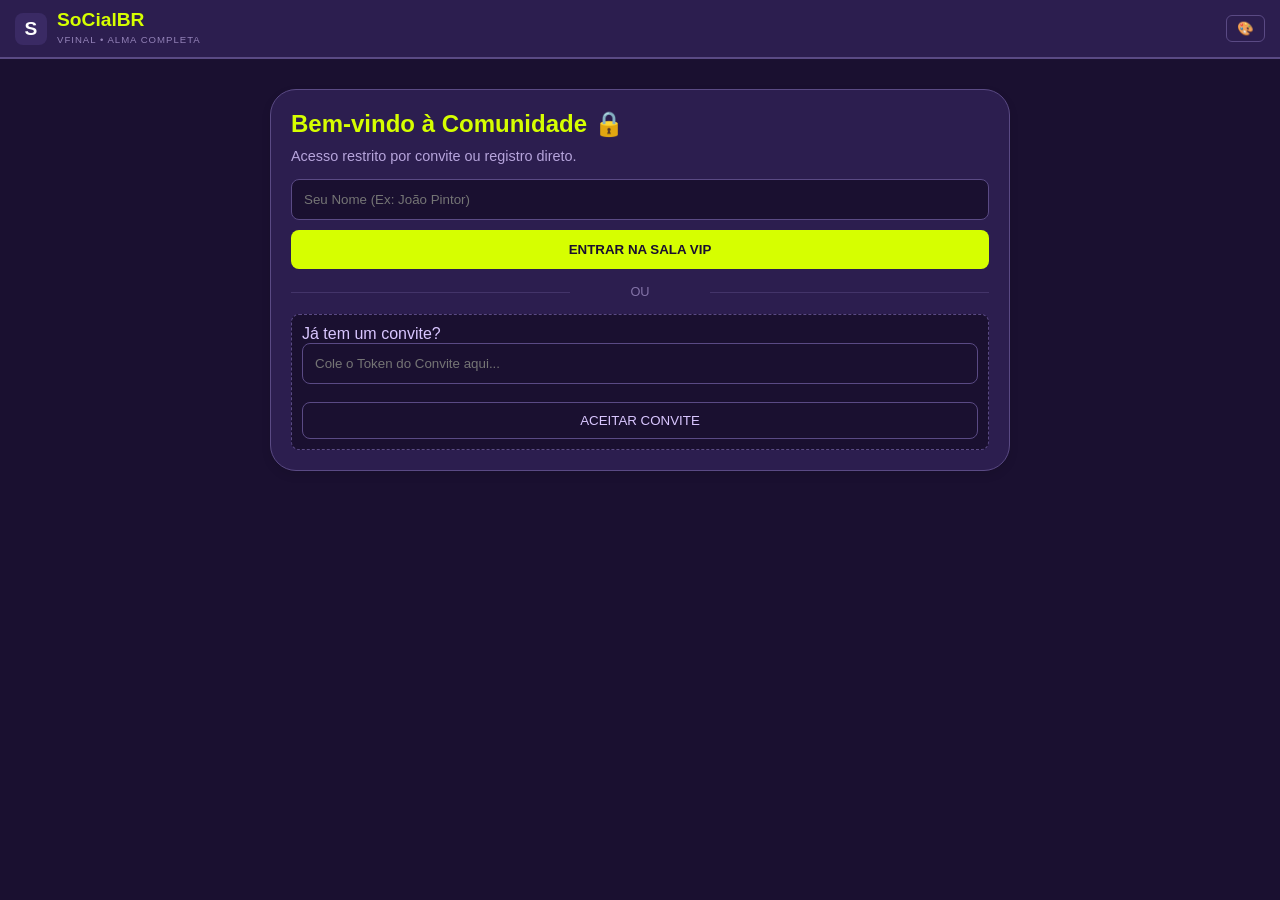
<file: index.html>
<!DOCTYPE html>
<html lang="pt-BR">
<head>
    <meta charset="UTF-8">
    <meta name="viewport" content="width=device-width, initial-scale=1.0, maximum-scale=1.0, user-scalable=no">
    <title>SoCialBR | Conecte • Converse • Com Segurança</title>
    
    <!-- Estilos Separados -->
    <link rel="stylesheet" href="./style.css">
    
    <!-- Favicon Rápido -->
    <link rel="icon" href="data:image/svg+xml,<svg xmlns=%22http://www.w3.org/2000/svg%22 viewBox=%220 0 100 100%22><text y=%22.9em%22 font-size=%2290%22>🔒</text></svg>">
</head>
<body data-theme="zumbi">

<!-- HEADER FIXO -->
<header id="mainHeader">
    <div class="logo-area">
        <span class="brand-icon">S</span>
        <div class="brand-text">
            <h1>SoCialBR</h1>
            <small>vFINAL • Alma Completa</small>
        </div>
    </div>
    
    <div class="header-actions">
        <button id="themeToggleBtn" class="btn-icon" title="Trocar Tema">🎨</button>
        <button id="logoutBtn" class="btn-icon hidden" title="Sair">🚪</button>
    </div>
</header>

<!-- ÁREA PRINCIPAL DE CONTEÚDO -->
<main id="appContent">
    
    <!-- TELA DE LOGIN / REGISTRO -->
    <section id="authScreen" class="screen active">
        <div class="card auth-card">
            <h2>Bem-vindo à Comunidade 🔒</h2>
            <p>Acesso restrito por convite ou registro direto.</p>
            
            <form id="loginForm">
                <input type="text" id="usernameInput" placeholder="Seu Nome (Ex: João Pintor)" required maxlength="40">
                <button type="submit" class="btn-primary w-full">ENTRAR NA SALA VIP</button>
            </form>
            
            <div class="divider">OU</div>
            
            <div class="invite-box">
                <label>Já tem um convite?</label>
                <input type="text" id="inviteTokenInput" placeholder="Cole o Token do Convite aqui...">
                <button id="joinWithInviteBtn" class="btn-secondary w-full mt-2">ACEITAR CONVITE</button>
            </div>
        </div>
    </section>

    <!-- FEED PRINCIPAL (Visível após login) -->
    <section id="feedScreen" class="screen hidden">
        
        <!-- Barra de Navegação Superior (Abas) -->
        <nav class="tabs-nav">
            <button class="tab-btn active" data-target="gruposTab">🏠 Grupos</button>
            <button class="tab-btn" data-target="criarTab">➕ Criar</button>
            <button class="tab-btn" data-target="perfilTab">👤 Perfil</button>
        </nav>

        <!-- Conteúdo das Abas -->
        <div class="tab-content-wrapper">
            
            <!-- ABAS: LISTA DE GRUPOS -->
            <div id="gruposTab" class="tab-pane active">
                <div class="section-header">
                    <h3>Minhas Comunidades</h3>
                    <span id="groupCountBadge" class="badge">0 grupos</span>
                </div>
                <div id="groupsListContainer" class="list-container">
                    <div class="empty-state">Carregando seus grupos...</div>
                </div>
            </div>

            <!-- ABAS: CRIAR NOVO -->
            <div id="criarTab" class="tab-pane hidden">
                <div class="card form-card">
                    <h3>Criar Novo Grupo 🌱</h3>
                    <form id="createGroupForm">
                        <label>Nome do Grupo</label>
                        <input type="text" id="newGroupName" placeholder="Ex: Mutirão Reforma Centro" required>
                        
                        <label>Tipo de Acesso</label>
                        <select id="newGroupType">
                            <option value="aberto">Aberto (Qualquer um entra)</option>
                            <option value="fechado">Fechado (Só com convite)</option>
                        </select>
                        
                        <button type="submit" class="btn-primary w-full mt-4">CRIAR AGORA</button>
                    </form>
                    
                    <hr class="my-4 border-line">
                    
                    <h3>Gerar Convite Rápido 🎟️</h3>
                    <p class="text-sm opacity-70">Selecione um grupo abaixo para gerar um link de convite temporário (validade 7 dias).</p>
                    <select id="inviteTargetGroup" class="w-full my-2"></select>
                    <button id="generateInviteBtn" class="btn-secondary w-full">GERAR LINK DE CONVITE</button>
                    <div id="inviteResultBox" class="result-box hidden mt-3">
                        <code id="generatedInviteLink"></code>
                        <button id="copyInviteBtn" class="btn-small mt-2">COPIAR</button>
                    </div>
                </div>
            </div>

            <!-- ABAS: PERFIL -->
            <div id="perfilTab" class="tab-pane hidden">
                <div class="card profile-card">
                    <div class="profile-avatar-large">
                        <span id="profileInitials">JD</span>
                    </div>
                    <h2 id="profileNameDisplay">Usuário</h2>
                    <p class="opacity-60 text-center">Membro desde: <span id="profileCreatedAt">--/--/----</span></p>
                    
                    <div class="stats-grid mt-4">
                        <div class="stat-item">
                            <strong id="statGroupsJoined">0</strong>
                            <small>Grupos</small>
                        </div>
                        <div class="stat-item">
                            <strong id="statPostsMade">0</strong>
                            <small>Posts</small>
                        </div>
                    </div>
                </div>
            </div>
            
        </div>
    </section>

</main>

<!-- FOOTER / NAV INFERIOR MOBILE -->
<nav class="bottom-nav">
    <button class="nav-item active" onclick="switchMobileTab('gruposTab')">
        <span class="nav-icon">🏠</span>
        <span>Início</span>
    </button>
    <button class="nav-item" onclick="switchMobileTab('criarTab')">
        <span class="nav-icon">➕</span>
        <span>Criar</span>
    </button>
    <button class="nav-item" onclick="switchMobileTab('perfilTab')">
        <span class="nav-icon">👤</span>
        <span>Perfil</span>
    </button>
</nav>

<!-- SCRIPTS -->
<script src="./app.js"></script>

</body>
</html>
</file>
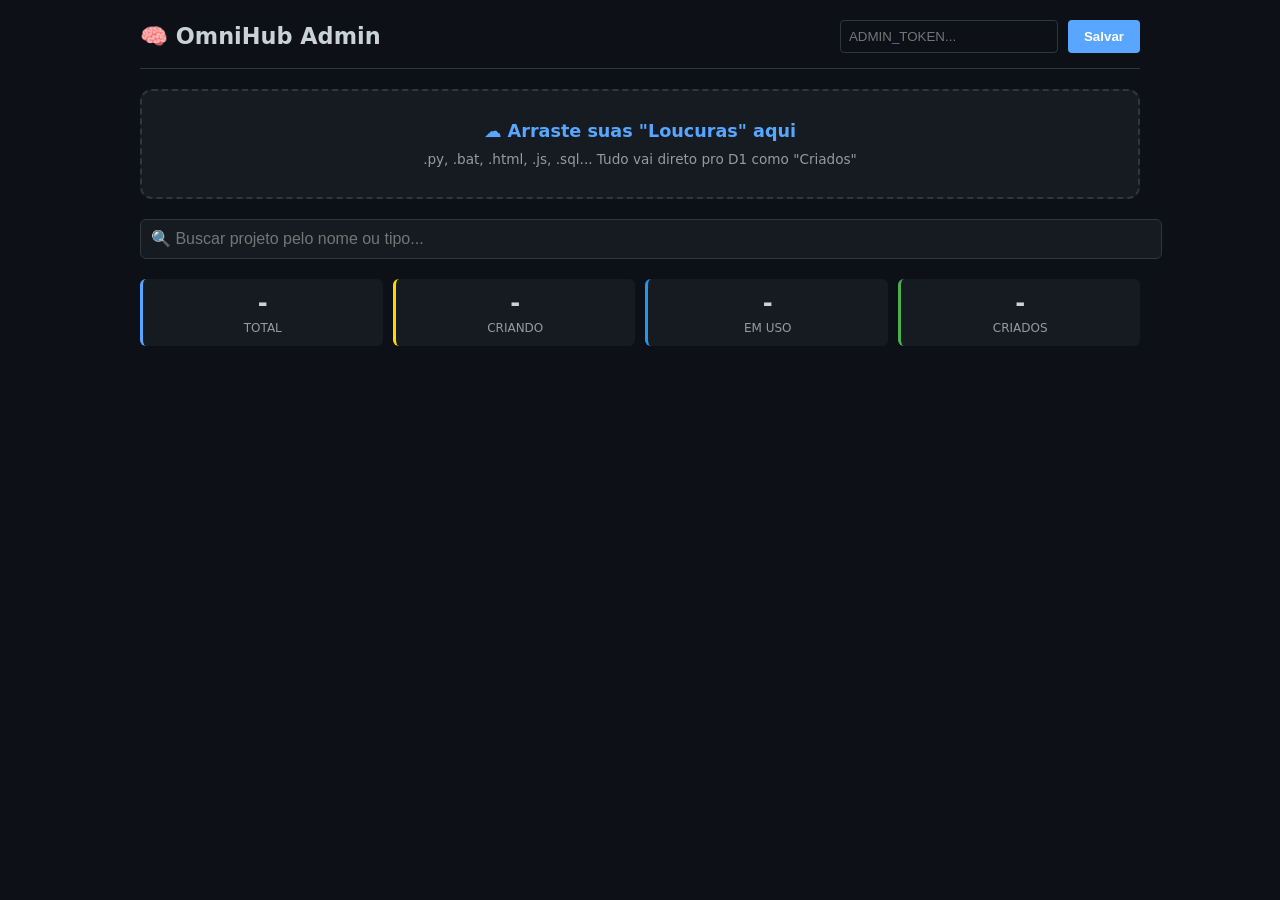
<file: admin.html>
<!DOCTYPE html>
<html lang="pt-BR">
<head>
    <meta charset="UTF-8">
    <meta name="viewport" content="width=device-width, initial-scale=1.0">
    <title>OmniHub Admin | Curadoria HDMicro</title>
    <style>
        :root { --bg: #0d1117; --card: #161b22; --text: #c9d1d9; --accent: #58a6ff; --border: #30363d; --green: #238636; }
        body { font-family: system-ui, sans-serif; background: var(--bg); color: var(--text); margin: 0; padding: 20px; }
        .container { max-width: 1000px; margin: 0 auto; }
        
        /* HEADER & TOKEN */
        header { display: flex; justify-content: space-between; align-items: center; margin-bottom: 20px; border-bottom: 1px solid var(--border); padding-bottom: 15px; }
        h1 { margin: 0; font-size: 1.4rem; }
        .token-box { display: flex; gap: 10px; }
        input[type="password"] { background: #0d1117; border: 1px solid var(--border); color: white; padding: 8px; border-radius: 4px; width: 200px; }
        button { background: var(--accent); color: #fff; border: none; padding: 8px 16px; border-radius: 4px; cursor: pointer; font-weight: bold; }
        
        /* BUSCA LOCAL (Performance para Pentium) */
        .search-bar { margin-bottom: 20px; }
        .search-bar input { width: 100%; padding: 10px; background: var(--card); border: 1px solid var(--border); color: white; border-radius: 6px; font-size: 1rem; }
        
        /* ZONA DE UPLOAD */
        .upload-zone { 
            border: 2px dashed var(--border); border-radius: 12px; padding: 30px; text-align: center; 
            background: var(--card); transition: all 0.3s; margin-bottom: 20px; cursor: pointer;
        }
        .upload-zone:hover, .upload-zone.dragover { border-color: var(--accent); background: rgba(88, 166, 255, 0.05); }
        .upload-zone h2 { margin: 0 0 10px 0; color: var(--accent); font-size: 1.1rem; }
        .upload-zone p { margin: 0; opacity: 0.7; font-size: 0.85rem; }
        #fileInput { display: none; }
        
        /* STATS */
        .stats { display: grid; grid-template-columns: repeat(auto-fit, minmax(120px, 1fr)); gap: 10px; margin-bottom: 20px; }
        .stat-card { background: var(--card); padding: 10px; border-radius: 6px; text-align: center; border-left: 3px solid var(--accent); }
        .stat-card .val { font-size: 1.5rem; font-weight: bold; display: block; }
        .stat-card .lbl { font-size: 0.75rem; opacity: 0.7; text-transform: uppercase; }
        
        /* LISTA DE PROJETOS */
        .project-list { display: grid; gap: 8px; }
        .proj-item { background: var(--card); padding: 12px 15px; border-radius: 6px; border: 1px solid var(--border); display: flex; justify-content: space-between; align-items: center; }
        .proj-info { flex: 1; overflow: hidden; }
        .proj-name { font-weight: bold; color: var(--accent); white-space: nowrap; text-overflow: ellipsis; overflow: hidden; }
        .proj-meta { font-size: 0.75rem; opacity: 0.6; margin-top: 2px; display: flex; gap: 10px; }
        .badge { padding: 2px 8px; border-radius: 10px; font-size: 0.7rem; font-weight: bold; text-transform: uppercase; }
        
        /* TOAST */
        .toast { position: fixed; bottom: 20px; right: 20px; background: var(--card); border: 1px solid var(--border); padding: 12px 20px; border-radius: 8px; transform: translateY(100px); opacity: 0; transition: 0.3s; z-index: 100; }
        .toast.show { transform: translateY(0); opacity: 1; }
    </style>
</head>
<body>
<div class="container">
    <header>
        <h1>🧠 OmniHub Admin</h1>
        <div class="token-box">
            <input type="password" id="tokenInput" placeholder="ADMIN_TOKEN..." />
            <button onclick="saveToken()">Salvar</button>
        </div>
    </header>

    <!-- CAMPO MÁGICO DE UPLOAD -->
    <div class="upload-zone" id="dropZone" onclick="document.getElementById('fileInput').click()">
        <h2>☁️ Arraste suas "Loucuras" aqui</h2>
        <p>.py, .bat, .html, .js, .sql... Tudo vai direto pro D1 como "Criados"</p>
        <input type="file" id="fileInput" multiple onchange="handleFiles(this.files)">
    </div>

    <!-- BUSCA INSTANTÂNEA -->
    <div class="search-bar">
        <input type="text" id="searchInput" placeholder="🔍 Buscar projeto pelo nome ou tipo..." oninput="filterProjects()">
    </div>

    <!-- DASHBOARD -->
    <div class="stats" id="statsContainer">
        <div class="stat-card"><span class="val" id="countTotal">-</span><span class="lbl">Total</span></div>
        <div class="stat-card" style="border-color:#FFD700"><span class="val" id="countCriando">-</span><span class="lbl">Criando</span></div>
        <div class="stat-card" style="border-color:#2196F3"><span class="val" id="countEmUso">-</span><span class="lbl">Em Uso</span></div>
        <div class="stat-card" style="border-color:#4CAF50"><span class="val" id="countCriados">-</span><span class="lbl">Criados</span></div>
    </div>

    <div id="loading" style="text-align:center;padding:20px;opacity:0.5;display:none">Carregando acervo...</div>
    <div class="project-list" id="projectList"></div>
</div>

<div class="toast" id="toast"></div>

<script>
const API = 'https://hub-ias.hdmicro-ml.workers.dev/api/projects';
let token = localStorage.getItem('omnihub_token') || '';
let allProjects = []; // Guarda tudo na memória para busca rápida

document.getElementById('tokenInput').value = token;

// --- AUTENTICAÇÃO ---
function saveToken() {
    const t = document.getElementById('tokenInput').value.trim();
    if(t) { localStorage.setItem('omnihub_token', t); token = t; showToast('✅ Token salvo!'); loadProjects(); }
}

// --- UPLOAD INTELIGENTE ---
const dropZone = document.getElementById('dropZone');
['dragenter','dragover'].forEach(e => dropZone.addEventListener(e, ev => { ev.preventDefault(); dropZone.classList.add('dragover'); }));
['dragleave','drop'].forEach(e => dropZone.addEventListener(e, ev => { ev.preventDefault(); dropZone.classList.remove('dragover'); }));
dropZone.addEventListener('drop', e => handleFiles(e.dataTransfer.files));

async function handleFiles(files) {
    if(!token) { alert('Salve o token primeiro!'); return; }
    let uploaded = 0;
    
    for(const file of files) {
        // Detecta extensão automaticamente
        const ext = '.' + file.name.split('.').pop().toLowerCase();
        const validExts = ['.py','.js','.html','.css','.bat','.ps1','.sql','.json','.md','.txt','.cs','.java'];
        if(!validExts.includes(ext)) continue;
        
        try {
            const resp = await fetch(API, {
                method: 'POST',
                headers: { 'Content-Type':'application/json', 'Authorization': `Bearer ${token}` },
                body: JSON.stringify({
                    name: file.name,
                    description: `Upload via Admin (${ext})`,
                    file_type: ext,          // Novo campo do schema
                    size_bytes: file.size,   // Novo campo do schema
                    status_label: 'Criados'
                })
            });
            const data = await resp.json();
            if(data.success) uploaded++;
        } catch(e) { console.error(e); }
    }
    
    if(uploaded > 0) {
        showToast(`☁️ ${uploaded} arquivo(s) enviado(s)!`);
        loadProjects(); // Recarrega lista
    } else {
        showToast('⚠️ Nenhum arquivo válido encontrado.', 'error');
    }
}

// --- CARREGAMENTO E FILTRO ---
async function loadProjects() {
    if(!token) return;
    document.getElementById('loading').style.display = 'block';
    
    try {
        const res = await fetch(API, { headers: { 'Authorization': `Bearer ${token}` } });
        const data = await res.json();
        if(data.success) {
            allProjects = data.data; // Salva na memória RAM
            renderData(allProjects);
        }
    } catch(e) { showToast('Erro de conexão', 'error'); }
    finally { document.getElementById('loading').style.display = 'none'; }
}

function filterProjects() {
    const term = document.getElementById('searchInput').value.toLowerCase();
    const filtered = allProjects.filter(p => 
        p.name.toLowerCase().includes(term) || 
        (p.file_type && p.file_type.includes(term))
    );
    renderData(filtered);
}

function renderData(projects) {
    // Atualiza Stats
    const counts = {'Criando':0,'Em Uso':0,'Criados':0};
    projects.forEach(p => { if(counts[p.status_label]!==undefined) counts[p.status_label]++; });
    
    document.getElementById('countTotal').innerText = projects.length;
    document.getElementById('countCriando').innerText = counts['Criando'];
    document.getElementById('countEmUso').innerText = counts['Em Uso'];
    document.getElementById('countCriados').innerText = counts['Criados'];
    
    // Renderiza Lista
    document.getElementById('projectList').innerHTML = projects.map(p => `
        <div class="proj-item">
            <div class="proj-info">
                <div class="proj-name">${p.name}</div>
                <div class="proj-meta">
                    <span>${p.file_type || '?'}</span>
                    <span>${formatBytes(p.size_bytes)}</span>
                    <span>${new Date(p.updated_at).toLocaleDateString()}</span>
                </div>
            </div>
            <span class="badge" style="background:${p.color_hex}20;color:${p.color_hex};border:1px solid ${p.color_hex}40">${p.status_label}</span>
        </div>
    `).join('');
}

function formatBytes(bytes) {
    if (!bytes || bytes === 0) return '0 B';
    const k = 1024;
    const sizes = ['B', 'KB', 'MB', 'GB'];
    const i = Math.floor(Math.log(bytes) / Math.log(k));
    return parseFloat((bytes / Math.pow(k, i)).toFixed(1)) + ' ' + sizes[i];
}

function showToast(msg, type='success') {
    const t = document.getElementById('toast');
    t.textContent = msg;
    t.style.borderColor = type==='error' ? '#f85149' : '#238636';
    t.classList.add('show');
    setTimeout(() => t.classList.remove('show'), 3000);
}

if(token) loadProjects();
</script>
</body>
</html>
</file>
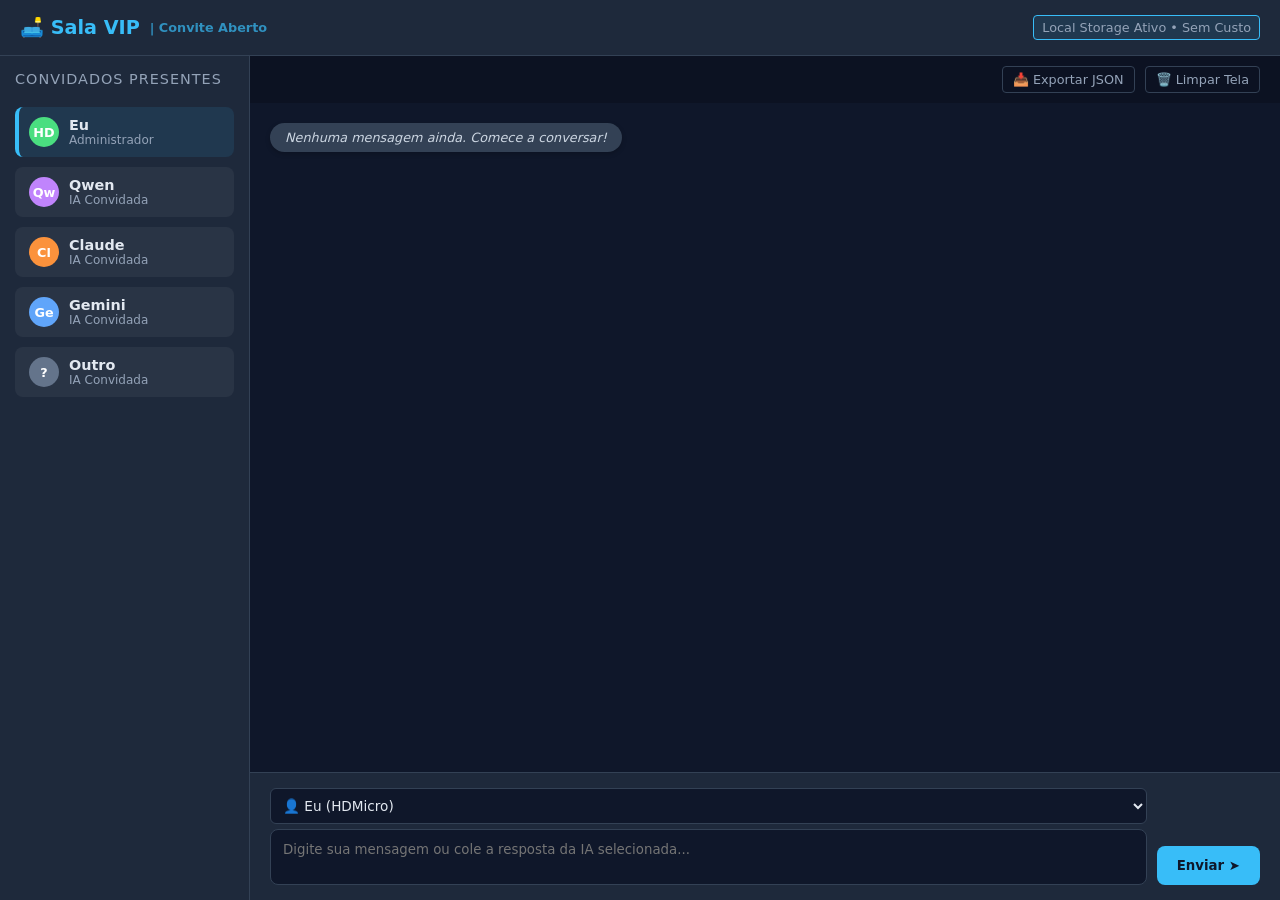
<file: sala_vip.html>
<!DOCTYPE html>
<html lang="pt-BR">
<head>
    <meta charset="UTF-8">
    <meta name="viewport" content="width=device-width, initial-scale=1.0">
    <title>🛋️ Sala VIP | OmniHub HDMicro</title>
    <style>
        :root { 
            --bg: #0f172a; /* Azul Escuro Profundo */
            --panel: #1e293b; /* Painel Cinza Azulado */
            --text: #e2e8f0; /* Texto Claro */
            --accent: #38bdf8; /* Azul Céu (Destaque) */
            --user-color: #4ade80; /* Verde (Usuário) */
            --ai-qwen: #c084fc; /* Roxo (Qwen) */
            --ai-claude: #fb923c; /* Laranja (Claude) */
            --ai-gemini: #60a5fa; /* Azul (Gemini) */
            --border: #334155;
        }
        * { box-sizing: border-box; margin: 0; padding: 0; font-family: 'Segoe UI', system-ui, sans-serif; }
        body { background: var(--bg); color: var(--text); height: 100vh; display: flex; flex-direction: column; overflow: hidden; }

        /* HEADER */
        header { 
            background: var(--panel); padding: 15px 20px; border-bottom: 1px solid var(--border); 
            display: flex; justify-content: space-between; align-items: center; 
        }
        .brand { font-size: 1.2rem; font-weight: bold; color: var(--accent); display: flex; gap: 10px; align-items: center; }
        .status { font-size: 0.8rem; color: #94a3b8; background: rgba(56, 189, 248, 0.1); padding: 4px 8px; border-radius: 4px; border: 1px solid var(--accent); }

        /* CONTAINER PRINCIPAL */
        main { flex: 1; display: flex; overflow: hidden; }

        /* SIDEBAR DE CONVIDADOS */
        aside { 
            width: 250px; background: var(--panel); border-right: 1px solid var(--border); 
            padding: 15px; display: flex; flex-direction: column; gap: 10px; overflow-y: auto;
        }
        .aside-title { font-size: 0.9rem; text-transform: uppercase; letter-spacing: 1px; color: #94a3b8; margin-bottom: 10px; }
        
        .guest-card { 
            background: rgba(255,255,255,0.05); padding: 10px; border-radius: 8px; cursor: pointer; 
            transition: 0.2s; border-left: 4px solid transparent; display: flex; align-items: center; gap: 10px;
        }
        .guest-card:hover { background: rgba(255,255,255,0.1); }
        .guest-card.active { background: rgba(56, 189, 248, 0.1); border-left-color: var(--accent); }
        
        .avatar { width: 30px; height: 30px; border-radius: 50%; display: flex; align-items: center; justify-content: center; font-weight: bold; font-size: 0.8rem; color: white; }
        .av-user { background: var(--user-color); }
        .av-qwen { background: var(--ai-qwen); }
        .av-claude { background: var(--ai-claude); }
        .av-gemini { background: var(--ai-gemini); }
        .av-other { background: #64748b; }

        .guest-info h4 { font-size: 0.9rem; color: var(--text); }
        .guest-info p { font-size: 0.75rem; color: #94a3b8; }

        /* ÁREA DO CHAT */
        .chat-area { flex: 1; display: flex; flex-direction: column; position: relative; }
        
        .messages-container { 
            flex: 1; overflow-y: auto; padding: 20px; display: flex; flex-direction: column; gap: 15px; 
            scroll-behavior: smooth;
        }
        
        /* BALÕES DE MENSAGEM */
        .msg-wrapper { display: flex; gap: 10px; max-width: 85%; animation: fadeIn 0.3s ease; }
        .msg-wrapper.right { align-self: flex-end; flex-direction: row-reverse; }
        
        .msg-bubble { 
            padding: 12px 16px; border-radius: 12px; font-size: 0.95rem; line-height: 1.5; 
            box-shadow: 0 2px 5px rgba(0,0,0,0.2); word-wrap: break-word;
        }
        .msg-meta { font-size: 0.7rem; opacity: 0.7; margin-top: 5px; display: block; }
        
        /* Estilos por Remetente */
        .bubble-user { background: var(--user-color); color: #064e3b; border-bottom-right-radius: 2px; }
        .bubble-qwen { background: var(--ai-qwen); color: #fff; border-bottom-left-radius: 2px; }
        .bubble-claude { background: var(--ai-claude); color: #fff; border-bottom-left-radius: 2px; }
        .bubble-gemini { background: var(--ai-gemini); color: #fff; border-bottom-left-radius: 2px; }
        .bubble-system { background: var(--border); color: #cbd5e1; font-style: italic; text-align: center; align-self: center; max-width: 100%; border-radius: 20px; padding: 5px 15px; font-size: 0.8rem;}

        @keyframes fadeIn { from { opacity: 0; transform: translateY(10px); } to { opacity: 1; transform: translateY(0); } }

        /* INPUT AREA */
        .input-zone { 
            background: var(--panel); padding: 15px 20px; border-top: 1px solid var(--border); 
            display: flex; gap: 10px; align-items: flex-end;
        }
        textarea { 
            flex: 1; background: var(--bg); border: 1px solid var(--border); color: var(--text); 
            padding: 12px; border-radius: 8px; resize: none; outline: none; font-family: inherit; min-height: 50px; max-height: 150px;
        }
        textarea:focus { border-color: var(--accent); }
        
        .controls { display: flex; flex-direction: column; gap: 5px; }
        button.send-btn { 
            background: var(--accent); color: #0f172a; border: none; padding: 12px 20px; 
            border-radius: 8px; font-weight: bold; cursor: pointer; transition: 0.2s;
        }
        button.send-btn:hover { filter: brightness(1.1); }
        
        select.sender-select { 
            background: var(--bg); color: var(--text); border: 1px solid var(--border); 
            padding: 8px; border-radius: 6px; font-size: 0.85rem; width: 100%;
        }

        /* FERRAMENTAS EXTRAS */
        .tools-bar { padding: 10px 20px; background: rgba(0,0,0,0.2); display: flex; gap: 10px; justify-content: flex-end; }
        .tool-btn { background: transparent; border: 1px solid var(--border); color: #94a3b8; padding: 5px 10px; border-radius: 4px; font-size: 0.8rem; cursor: pointer; }
        .tool-btn:hover { color: var(--text); border-color: var(--text); }

    </style>
</head>
<body>

<header>
    <div class="brand">🛋️ Sala VIP <span style="font-size:0.8rem; opacity:0.7;">| Convite Aberto</span></div>
    <div class="status">Local Storage Ativo • Sem Custo</div>
</header>

<main>
    <!-- SIDEBAR: QUEM ESTÁ NA SALA -->
    <aside id="guestList">
        <div class="aside-title">Convidados Presentes</div>
        <!-- Gerado via JS -->
    </aside>

    <!-- CHAT PRINCIPAL -->
    <section class="chat-area">
        <div class="tools-bar">
            <button class="tool-btn" onclick="exportChat()">📥 Exportar JSON</button>
            <button class="tool-btn" onclick="clearChat()">🗑️ Limpar Tela</button>
        </div>
        
        <div class="messages-container" id="chatLog">
            <div class="msg-wrapper">
                <div class="msg-bubble bubble-system">
                    Bem-vindo à Sala VIP. Selecione quem vai falar abaixo. Cole respostas de IAs externas aqui para registrar o histórico.
                </div>
            </div>
        </div>

        <div class="input-zone">
            <div style="flex:1; display:flex; flex-direction:column; gap:5px;">
                <select id="senderSelect" class="sender-select">
                    <option value="user">👤 Eu (HDMicro)</option>
                    <option value="qwen">🧠 Qwen (Colar Resposta)</option>
                    <option value="claude">🟠 Claude (Colar Resposta)</option>
                    <option value="gemini">🔵 Gemini (Colar Resposta)</option>
                    <option value="other">🤖 Outra IA / Convidado</option>
                </select>
                <textarea id="msgInput" placeholder="Digite sua mensagem ou cole a resposta da IA selecionada..." onkeydown="handleKey(event)"></textarea>
            </div>
            <div class="controls">
                <button class="send-btn" onclick="sendMessage()">Enviar ➤</button>
            </div>
        </div>
    </section>
</main>

<script>
// ============ ESTADO E CONFIGURAÇÃO ============
const STORAGE_KEY = 'omnihub_sala_vip_history';
let messages = JSON.parse(localStorage.getItem(STORAGE_KEY)) || [];
let currentSender = 'user';

// Definição dos Avatares e Cores
const AVATARS = {
    user: { name: 'Eu', class: 'av-user', icon: 'HD' },
    qwen: { name: 'Qwen', class: 'av-qwen', icon: 'Qw' },
    claude: { name: 'Claude', class: 'av-claude', icon: 'Cl' },
    gemini: { name: 'Gemini', class: 'av-gemini', icon: 'Ge' },
    other: { name: 'Outro', class: 'av-other', icon: '?' }
};

// ============ INICIALIZAÇÃO ============
document.addEventListener('DOMContentLoaded', () => {
    renderGuestSidebar();
    renderMessages();
    
    // Sincroniza seleção inicial
    document.getElementById('senderSelect').addEventListener('change', (e) => {
        currentSender = e.target.value;
    });
});

// ============ RENDERIZAÇÃO DA SIDEBAR ============
function renderGuestSidebar() {
    const list = document.getElementById('guestList');
    list.innerHTML = '<div class="aside-title">Convidados Presentes</div>';
    
    Object.keys(AVATARS).forEach(key => {
        const data = AVATARS[key];
        const isActive = key === currentSender ? 'active' : '';
        list.innerHTML += `
            <div class="guest-card ${isActive}" onclick="setActiveSender('${key}')">
                <div class="avatar ${data.class}">${data.icon}</div>
                <div class="guest-info">
                    <h4>${data.name}</h4>
                    <p>${key === 'user' ? 'Administrador' : 'IA Convidada'}</p>
                </div>
            </div>
        `;
    });
}

function setActiveSender(key) {
    currentSender = key;
    document.getElementById('senderSelect').value = key;
    renderGuestSidebar(); // Atualiza destaque visual
    document.getElementById('msgInput').focus();
}

// ============ GESTÃO DE MENSAGENS ============
function sendMessage() {
    const input = document.getElementById('msgInput');
    const text = input.value.trim();
    if (!text) return;

    const newMsg = {
        id: Date.now(),
        sender: currentSender,
        text: text,
        timestamp: new Date().toISOString()
    };

    messages.push(newMsg);
    saveToStorage();
    renderSingleMessage(newMsg);
    input.value = '';
    scrollToBottom();
}

function renderMessages() {
    const container = document.getElementById('chatLog');
    container.innerHTML = ''; // Limpa antes de re-renderizar tudo (para carregamento inicial)
    
    if (messages.length === 0) {
         container.innerHTML = `<div class="msg-wrapper"><div class="msg-bubble bubble-system">Nenhuma mensagem ainda. Comece a conversar!</div></div>`;
         return;
    }

    messages.forEach(msg => renderSingleMessage(msg));
    scrollToBottom();
}

function renderSingleMessage(msg) {
    const container = document.getElementById('chatLog');
    const avatarData = AVATARS[msg.sender] || AVATARS.other;
    const isUser = msg.sender === 'user';
    const alignmentClass = isUser ? 'right' : 'left';
    const bubbleClass = `bubble-${msg.sender}`;
    
    const timeStr = new Date(msg.timestamp).toLocaleTimeString([], { hour: '2-digit', minute: '2-digit' });

    const wrapper = document.createElement('div');
    wrapper.className = `msg-wrapper ${alignmentClass}`;
    wrapper.innerHTML = `
        <div class="avatar ${avatarData.class}" style="width:24px;height:24px;font-size:0.6rem;margin-top:5px;">${avatarData.icon}</div>
        <div class="msg-bubble ${bubbleClass}">
            ${escapeHtml(msg.text)}
            <span class="msg-meta">${avatarData.name} • ${timeStr}</span>
        </div>
    `;
    container.appendChild(wrapper);
}

// ============ UTILITÁRIOS ============
function saveToStorage() {
    localStorage.setItem(STORAGE_KEY, JSON.stringify(messages));
}

function clearChat() {
    if(confirm("Tem certeza que deseja apagar todo o histórico desta sala?")) {
        messages = [];
        saveToStorage();
        renderMessages();
    }
}

function exportChat() {
    const dataStr = "data:text/json;charset=utf-8," + encodeURIComponent(JSON.stringify(messages, null, 2));
    const downloadAnchorNode = document.createElement('a');
    downloadAnchorNode.setAttribute("href", dataStr);
    downloadAnchorNode.setAttribute("download", `sala_vip_backup_${new Date().toISOString().slice(0,10)}.json`);
    document.body.appendChild(downloadAnchorNode);
    downloadAnchorNode.click();
    downloadAnchorNode.remove();
}

function escapeHtml(text) {
    const map = { '&': '&amp;', '<': '&lt;', '>': '&gt;', '"': '&quot;', "'": '&#039;' };
    return text.replace(/[&<>"']/g, function(m) { return map[m]; });
}

function scrollToBottom() {
    const container = document.getElementById('chatLog');
    container.scrollTop = container.scrollHeight;
}

function handleKey(e) {
    if (e.key === 'Enter' && !e.shiftKey) {
        e.preventDefault();
        sendMessage();
    }
}
</script>
</body>
</html>
</file>
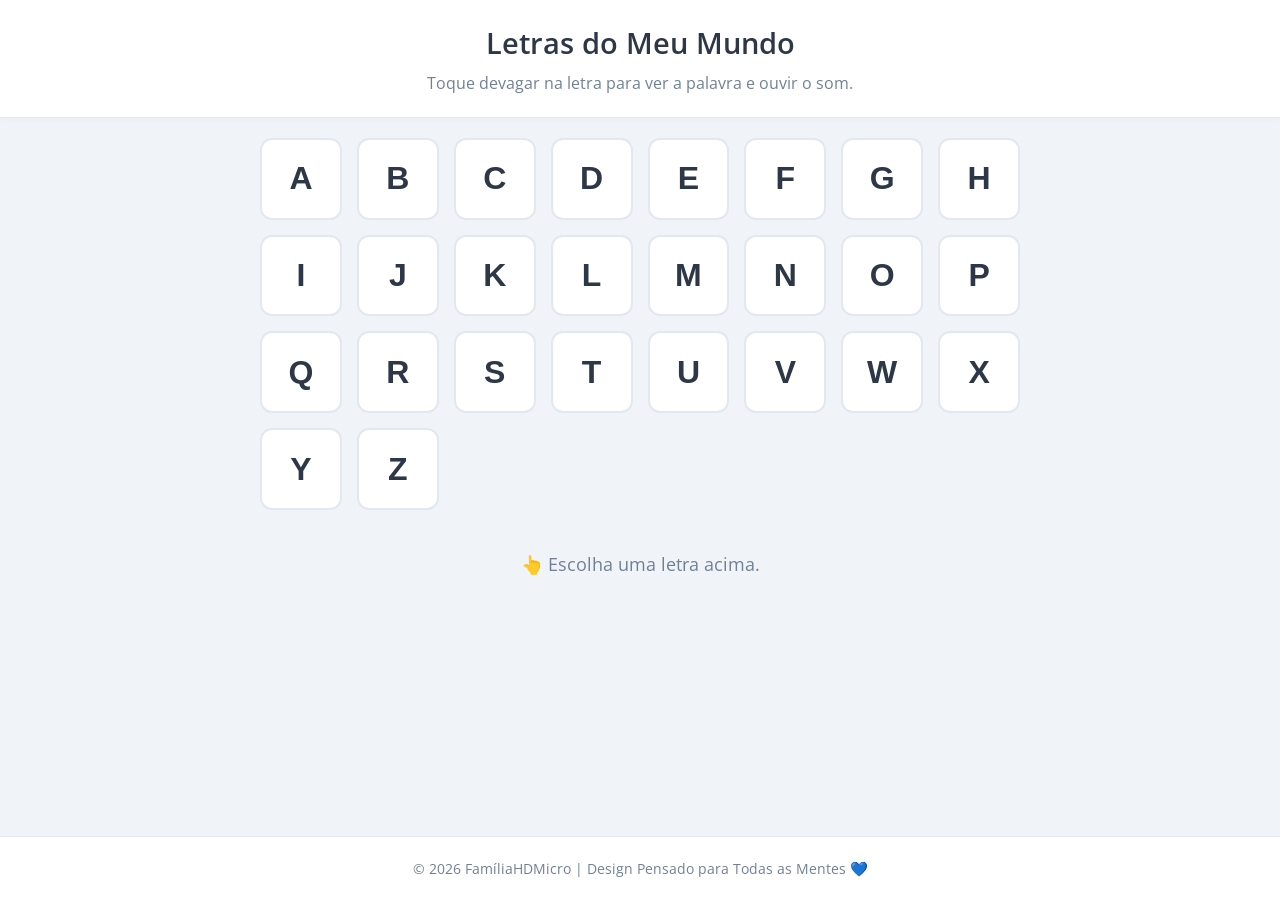
<file: apps/abcdario-vivo.html>
<!DOCTYPE html>
<html lang="pt-BR">
<head>
    <meta charset="UTF-8">
    <meta name="viewport" content="width=device-width, initial-scale=1.0">
    <title>Abecedário Vivo | Modo Inclusivo</title>
    
    <!-- Fonte Robusta e Legível -->
    <link href="https://fonts.googleapis.com/css2?family=Open+Sans:wght@400;600&display=swap" rel="stylesheet">

    <style>
        /* =========================================
           DESIGN NEUROINCLUSIVO (TEA Friendly)
           Princípios: Baixa Saturação, Alta Legibilidade, 
           Sem Piscar, Feedback Claro.
           ========================================= */
        
        :root {
            /* Paleta Suave (Evita estímulo visual excessivo) */
            --bg-calmo: #f0f4f8;      /* Azul acinzentado claro */
            --painel-branco: #ffffff;
            --texto-principal: #2d3748; /* Cinza escuro, não preto puro */
            --texto-suave: #718096;
            --destaque-verde: #38b2ac;  /* Verde água calmante */
            --borda-sutil: #e2e8f0;
            
            /* Tipografia Acessível */
            --fonte-base: 'Open Sans', sans-serif;
            --tamanho-letra: 1.2rem; /* Maior que o padrão */
        }

        * { box-sizing: border-box; margin: 0; padding: 0; }
        
        body {
            background-color: var(--bg-calmo);
            color: var(--texto-principal);
            font-family: var(--fonte-base);
            line-height: 1.6; /* Espaçamento generoso entre linhas */
            display: flex;
            flex-direction: column;
            min-height: 100vh;
            overflow-x: hidden;
        }

        /* HEADER SIMPLES E ESTÁTICO */
        header {
            background: var(--painel-branco);
            padding: 20px;
            text-align: center;
            border-bottom: 1px solid var(--borda-sutil);
            box-shadow: 0 2px 4px rgba(0,0,0,0.02); /* Sombra quase imperceptível */
        }
        h1 {
            font-size: 1.8rem;
            font-weight: 600;
            color: var(--texto-principal);
            margin-bottom: 5px;
        }
        .instrucao-clara {
            font-size: 1rem;
            color: var(--texto-suave);
            max-width: 600px;
            margin: 0 auto;
        }

        /* CONTAINER PRINCIPAL */
        main {
            flex: 1;
            padding: 20px;
            max-width: 800px;
            margin: 0 auto;
            width: 100%;
        }

        /* GRID DE LETRAS (Espaçado para evitar aglomeração visual) */
        .letters-grid {
            display: grid;
            grid-template-columns: repeat(auto-fill, minmax(80px, 1fr));
            gap: 15px; /* Espaço largo entre botões */
            margin-bottom: 30px;
        }

        .letter-btn {
            aspect-ratio: 1;
            background: var(--painel-branco);
            border: 2px solid var(--borda-sutil);
            border-radius: 12px; /* Cantos arredondados suavizam a percepção */
            color: var(--texto-principal);
            font-size: 2rem;
            font-weight: 600;
            cursor: pointer;
            transition: all 0.3s ease; /* Transição lenta e previsível */
            display: flex;
            align-items: center;
            justify-content: center;
            box-shadow: none; /* Sem sombras pesadas */
        }

        /* ESTADO HOVER/FOCUS (Claro e Óbvio) */
        .letter-btn:hover, .letter-btn:focus {
            border-color: var(--destaque-verde);
            background-color: #ebf8fa; /* Fundo levemente tingido */
            outline: none;
        }

        /* ESTADO ATIVO (Selecionado) */
        .letter-btn.active {
            background-color: var(--destaque-verde);
            color: white;
            border-color: var(--destaque-verde);
            transform: scale(1.05); /* Crescimento sutil, não explosivo */
        }

        /* CARD DE DETALHE DA LETRA */
        .detail-card {
            background: var(--painel-branco);
            border-radius: 16px;
            padding: 30px;
            border: 1px solid var(--borda-sutil);
            animation: fadeSoft 0.5s ease forwards;
            position: relative;
        }

        @keyframes fadeSoft {
            from { opacity: 0; transform: translateY(10px); }
            to { opacity: 1; transform: translateY(0); }
        }

        /* CONTEÚDO DO CARD */
        .big-letter-display {
            font-size: 5rem;
            font-weight: 700;
            color: var(--destaque-verde);
            text-align: center;
            margin-bottom: 10px;
            line-height: 1;
        }

        .word-example {
            font-size: 2rem;
            font-weight: 600;
            color: var(--texto-principal);
            text-align: center;
            margin-bottom: 20px;
            display: block;
            letter-spacing: 1px;
        }

        .context-desc {
            font-size: 1.2rem;
            color: var(--texto-suave);
            line-height: 1.8;
            background: #f7fafc;
            padding: 20px;
            border-radius: 12px;
            border-left: 5px solid var(--destaque-verde);
            text-align: left;
        }

        /* BOTÃO DE ÁUDIO VISUAL (Simulado) */
        .audio-indicator {
            display: flex;
            justify-content: center;
            gap: 5px;
            margin-top: 20px;
            height: 30px;
            align-items: center;
        }
        .bar {
            width: 4px;
            background: var(--destaque-verde);
            border-radius: 2px;
            animation: pulseSlow 1.5s infinite ease-in-out;
        }
        .bar:nth-child(odd) { animation-delay: 0.2s; }
        
        @keyframes pulseSlow {
            0%, 100% { height: 10px; opacity: 0.5; }
            50% { height: 25px; opacity: 1; }
        }

        /* RODAPÉ */
        footer {
            text-align: center;
            padding: 20px;
            font-size: 0.9rem;
            color: var(--texto-suave);
            background: var(--painel-branco);
            border-top: 1px solid var(--borda-sutil);
        }

        /* RESPONSIVIDADE */
        @media (max-width: 600px) {
            .letters-grid { grid-template-columns: repeat(4, 1fr); }
            .big-letter-display { font-size: 4rem; }
            .word-example { font-size: 1.5rem; }
        }
    </style>
</head>
<body>

<header>
    <h1>Letras do Meu Mundo</h1>
    <p class="instrucao-clara">Toque devagar na letra para ver a palavra e ouvir o som.</p>
</header>

<main>
    <!-- Grid de Letras -->
    <div id="lettersGrid" class="letters-grid"></div>

    <!-- Card de Detalhe -->
    <div id="detailCard" class="detail-card" style="display:none;">
        <div class="big-letter-display" id="dispLetter">A</div>
        <span class="word-example" id="dispWord">ÁRVORE</span>
        
        <div class="audio-indicator">
            <div class="bar"></div><div class="bar"></div><div class="bar"></div>
            <div class="bar"></div><div class="bar"></div>
        </div>

        <div class="context-desc" id="dispDesc">
            Uma árvore grande dá sombra fresca. As folhas são verdes.
        </div>
    </div>
    
    <div id="placeholderMsg" style="text-align:center; margin-top:40px; color:var(--texto-suave); font-size:1.1rem;">
        👆 Escolha uma letra acima.
    </div>
</main>

<footer>
    © 2026 FamíliaHDMicro | Design Pensado para Todas as Mentes 💙
</footer>

<script>
// DADOS SIMPLIFICADOS E CONCRETOS PARA CRIANÇAS COM TEA
// Evitar abstração. Focar em objetos tangíveis e sensações.
const dadosEducacionais = [
    { l: 'A', w: 'ÁRVORE', d: 'A árvore é alta. Tem tronco marrom e folhas verdes. Dá sombra.' },
    { l: 'B', w: 'BOLA', d: 'A bola é redonda. Você pode chutar ou jogar. Ela quica no chão.' },
    { l: 'C', w: 'CARRO', d: 'O carro anda na rua. Tem rodas pretas. Faz barulho: Vrum!' },
    { l: 'D', w: 'DADO', d: 'O dado é um cubo. Tem pontinhos brancos. Gire-o na mesa.' },
    { l: 'E', w: 'ESTRELA', d: 'A estrela brilha no céu à noite. Tem cinco pontas afiadas.' },
    { l: 'F', w: 'FLOR', d: 'A flor é bonita. Tem pétalas coloridas. Cheira bem.' },
    { l: 'G', w: 'GATO', d: 'O gato mia. Tem bigodes longos e pelagem macia. Ele gosta de dormir.' },
    { l: 'H', w: 'HELICÓPTERO', d: 'Helicóptero voa girando as hélices. Faz muito barulho: Tchu-tchu-tchu.' },
    { l: 'I', w: 'ILHA', d: 'Ilha é terra cercada de água. Tem areia branca e coqueiros.' },
    { l: 'J', w: 'JANELA', d: 'Janela abre para entrar luz. Vidro transparente. Veja lá fora.' },
    { l: 'K', w: 'KIWI', d: 'Kiwi é fruta verde. Por dentro tem sementinhas pretas. É azedinho.' },
    { l: 'L', w: 'LUA', d: 'A lua aparece à noite. É brilhante e amarela. Muda de forma.' },
    { l: 'M', w: 'MACACO', d: 'Macaco sobe em árvores. Tem rabo comprido. Faz ui-uui-uui.' },
    { l: 'N', w: 'NUVEM', d: 'Nuvem é branca e fofinha no céu. Pode trazer chuva molhada.' },
    { l: 'O', w: 'OVO', d: 'Ovo é oval. Casca dura. Dentro tem gema amarela clara.' },
    { l: 'P', w: 'PATO', d: 'Pato nada na lagoa. Tem bico laranja achatado. Quack-quack.' },
    { l: 'Q', w: 'QUEIJO', d: 'Queijo é amarelo. Tem furinhos. É gostoso de comer no pão.' },
    { l: 'R', w: 'RATO', d: 'Rato é pequeno. Tem orelhas grandes e rabo fino. Corre rápido.' },
    { l: 'S', w: 'SOL', d: 'Sol é quente e brilhante. Nasce de manhã. Ilumina tudo.' },
    { l: 'T', w: 'TREM', d: 'Trem anda nos trilhos. Longo e barulhento. Chuuu-chuuu.' },
    { l: 'U', w: 'URSO', d: 'Urso é grande e peludo. Gosta de mel. Dorme no inverno.' },
    { l: 'V', w: 'VACA', d: 'Vaca faz leite. É branca e preta. Muuuu.' },
    { l: 'W', w: 'WEB (INTERNET)', d: 'Internet conecta pessoas. Use com cuidado e supervisão.' },
    { l: 'X', w: 'XIQUITA', d: 'Chiquita banana? Ou Xícara? Vamos usar XILOFONE. Som metálico: Ting-ting.' }, // Ajuste cultural
    { l: 'Y', w: 'YO-YÔ', d: 'Yo-yô sobe e desce na corda. Brinquedo divertido.' },
    { l: 'Z', w: 'ZEBRA', d: 'Zebra tem listras pretas e brancas. Parece cavalo selvagem.' }
];

document.addEventListener('DOMContentLoaded', () => {
    renderLetters();
});

function renderLetters() {
    const grid = document.getElementById('lettersGrid');
    grid.innerHTML = '';

    dadosEducacionais.forEach(item => {
        const btn = document.createElement('button');
        btn.className = 'letter-btn';
        btn.textContent = item.l;
        btn.setAttribute('aria-label', `Letra ${item.l} para palavra ${item.w}`); // Acessibilidade Screen Reader
        
        // Evento de clique único e claro
        btn.onclick = () => selectLetter(item, btn);
        grid.appendChild(btn);
    });
}

function selectLetter(data, btnElement) {
    // Remove seleção anterior
    document.querySelectorAll('.letter-btn').forEach(b => b.classList.remove('active'));
    btnElement.classList.add('active');
    
    // Esconde placeholder
    document.getElementById('placeholderMsg').style.display = 'none';
    
    // Atualiza conteúdo do card
    const card = document.getElementById('detailCard');
    document.getElementById('dispLetter').textContent = data.l;
    document.getElementById('dispWord').textContent = data.w;
    document.getElementById('dispDesc').textContent = data.d;
    
    // Mostra card com animação suave
    card.style.display = 'block';
    card.scrollIntoView({ behavior: 'smooth', block: 'nearest' }); // Rolagem gentil
}
</script>

</body>
</html>
</file>
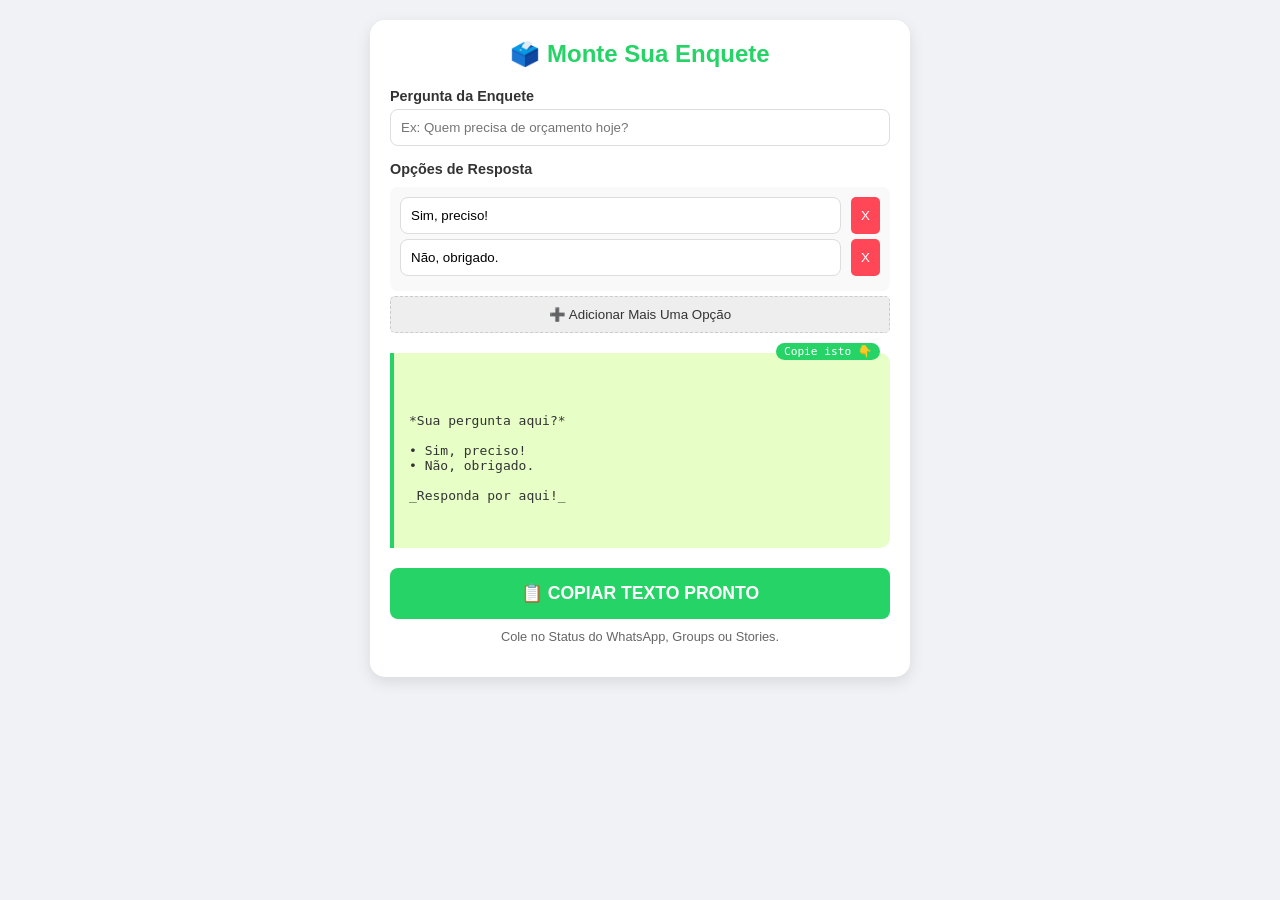
<file: apps/gerador-enquetes.html>
<!DOCTYPE html>
<html lang="pt-BR">
<head>
    <meta charset="UTF-8">
    <meta name="viewport" content="width=device-width, initial-scale=1.0">
    <title>🗳️ Gerador de Enquetes Reais | HDMicro</title>
    <style>
        :root { --wa-green: #25D366; --bg: #f0f2f5; }
        body { font-family: 'Segoe UI', sans-serif; background: var(--bg); margin: 0; padding: 20px; color: #333; }
        .container { max-width: 500px; margin: 0 auto; background: white; padding: 20px; border-radius: 15px; box-shadow: 0 5px 15px rgba(0,0,0,0.1); }
        h2 { color: var(--wa-green); text-align: center; margin-top: 0; }
        
        .form-group { margin-bottom: 15px; }
        label { display: block; font-weight: bold; margin-bottom: 5px; font-size: 0.9rem; }
        input, select { width: 100%; padding: 10px; border: 1px solid #ddd; border-radius: 8px; box-sizing: border-box; }
        
        .options-list { background: #f9f9f9; padding: 10px; border-radius: 8px; margin-top: 10px; }
        .option-row { display: flex; gap: 10px; margin-bottom: 5px; }
        .option-input { flex: 1; }
        .remove-btn { background: #ff4757; color: white; border: none; border-radius: 5px; padding: 0 10px; cursor: pointer; }
        
        .preview-box { 
            background: #e7ffc6; border-left: 4px solid var(--wa-green); padding: 15px; margin: 20px 0; 
            font-family: monospace; white-space: pre-wrap; word-break: break-word; min-height: 100px;
            border-radius: 0 10px 10px 0; position: relative;
        }
        .copy-hint { position: absolute; top: -10px; right: 10px; background: var(--wa-green); color: white; padding: 2px 8px; border-radius: 10px; font-size: 0.7rem; }
        
        .btn-copy { 
            width: 100%; padding: 15px; background: var(--wa-green); color: white; border: none; 
            border-radius: 8px; font-weight: bold; cursor: pointer; font-size: 1.1rem;
        }
        .btn-add-opt { background: #eee; color: #333; border: 1px dashed #ccc; width: 100%; padding: 10px; margin-top: 5px; cursor: pointer; border-radius: 5px; }
    </style>
</head>
<body>

<div class="container">
    <h2>🗳️ Monte Sua Enquete</h2>
    
    <div class="form-group">
        <label>Pergunta da Enquete</label>
        <input type="text" id="pollQuestion" placeholder="Ex: Quem precisa de orçamento hoje?" oninput="updatePreview()">
    </div>

    <div class="form-group">
        <label>Opções de Resposta</label>
        <div class="options-list" id="optionsContainer">
            <!-- Opções geradas via JS -->
        </div>
        <button class="btn-add-opt" onclick="addOption()">➕ Adicionar Mais Uma Opção</button>
    </div>

    <div class="preview-box" id="previewBox">
        <span class="copy-hint">Copie isto 👇</span>
        <div id="previewContent">Preencha acima para ver o formato...</div>
    </div>

    <button class="btn-copy" onclick="copyToClipboard()">📋 COPIAR TEXTO PRONTO</button>
    <p style="font-size:0.8rem; color:#666; text-align:center; margin-top:10px;">
        Cole no Status do WhatsApp, Groups ou Stories.
    </p>
</div>

<script>
let optionsCount = 2; // Começa com 2 opções padrão

window.onload = () => {
    addOption("Sim, preciso!");
    addOption("Não, obrigado.");
    updatePreview();
};

function addOption(defaultVal = "") {
    const container = document.getElementById('optionsContainer');
    const div = document.createElement('div');
    div.className = 'option-row';
    div.innerHTML = `
        <input type="text" class="option-input" value="${defaultVal}" placeholder="Opção ${optionsCount}" oninput="updatePreview()">
        <button class="remove-btn" onclick="this.parentElement.remove(); updatePreview();">X</button>
    `;
    container.appendChild(div);
    optionsCount++;
}

function updatePreview() {
    const question = document.getElementById('pollQuestion').value || "Sua pergunta aqui?";
    const inputs = document.querySelectorAll('.option-input');
    let opts = [];
    
    inputs.forEach(inp => {
        if(inp.value.trim()) opts.push(`• ${inp.value.trim()}`);
    });

    if(opts.length === 0) opts.push("• Opção 1", "• Opção 2");

    // Formata para WhatsApp (negrito com asteriscos, lista com bullets)
    const formattedText = `*${question}*\n\n${opts.join('\n')}\n\n_Responda por aqui!_`;
    
    document.getElementById('previewContent').innerText = formattedText;
}

function copyToClipboard() {
    const text = document.getElementById('previewContent').innerText;
    
    // Tenta usar a API moderna de clipboard
    if (navigator.clipboard && navigator.clipboard.writeText) {
        navigator.clipboard.writeText(text).then(() => {
            alert("✅ Copiado! Agora cole no WhatsApp.");
        }).catch(err => {
            console.error('Erro ao copiar:', err);
            fallbackCopy(text);
        });
    } else {
        // Fallback para navegadores mais antigos ou contextos inseguros
        fallbackCopy(text);
    }
}

function fallbackCopy(text) {
    const textarea = document.createElement('textarea');
    textarea.value = text;
    document.body.appendChild(textarea);
    textarea.select();
    try {
        document.execCommand('copy');
        alert("✅ Copiado! Agora cole no WhatsApp.");
    } catch (err) {
        alert("❌ Erro ao copiar. Selecione o texto manualmente.");
    }
    document.body.removeChild(textarea);
}
</script>

</body>
</html>
</file>
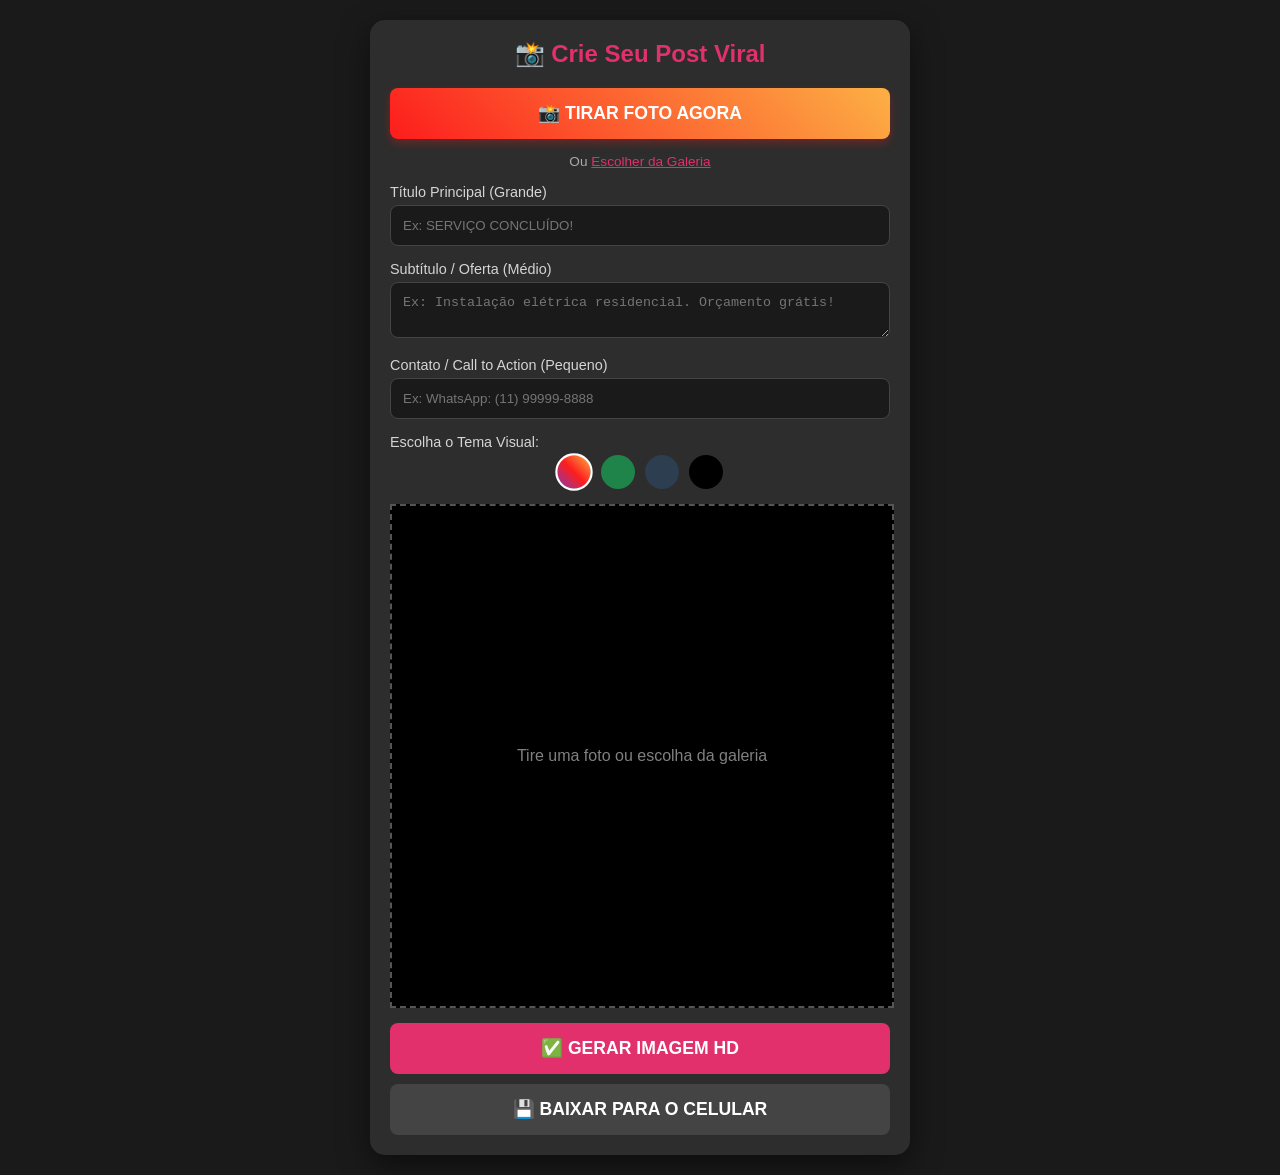
<file: apps/gerador-posts.html>
<!DOCTYPE html>
<html lang="pt-BR">
<head>
    <meta charset="UTF-8">
    <meta name="viewport" content="width=device-width, initial-scale=1.0">
    <title>📸 Gerador de Posts Reais | HDMicro</title>
    <style>
        :root { --primary: #e1306c; /* Insta Pink */ --dark: #1a1a1a; --light: #fff; }
        body { font-family: 'Segoe UI', sans-serif; background: var(--dark); color: var(--light); margin: 0; padding: 20px; display: flex; flex-direction: column; align-items: center; min-height: 100vh; }
        
        .container { max-width: 500px; width: 100%; background: #2d2d2d; border-radius: 15px; padding: 20px; box-shadow: 0 10px 30px rgba(0,0,0,0.5); }
        h2 { text-align: center; color: var(--primary); margin-top: 0; }
        
        label { display: block; margin-bottom: 5px; font-size: 0.9rem; opacity: 0.8; }
        input, select, textarea { width: 100%; padding: 12px; border-radius: 8px; border: 1px solid #444; background: #1a1a1a; color: white; margin-bottom: 15px; box-sizing: border-box; }
        
        /* NOVO: Botão da Câmera Destaque */
        .camera-btn { 
            width: 100%; padding: 15px; background: linear-gradient(45deg, #fd1d1d, #fcb045); 
            color: white; border: none; border-radius: 8px; font-weight: bold; cursor: pointer; 
            font-size: 1.1rem; margin-bottom: 15px; display: flex; justify-content: center; align-items: center; gap: 10px;
            box-shadow: 0 4px 10px rgba(253, 29, 29, 0.3);
        }
        .camera-btn:hover { filter: brightness(1.1); transform: scale(1.02); }
        .upload-alt { text-align: center; font-size: 0.85rem; color: #aaa; margin-bottom: 15px; }
        .upload-link { color: var(--primary); text-decoration: underline; cursor: pointer; }

        .canvas-preview { 
            width: 100%; aspect-ratio: 1/1; background: black; border: 2px dashed #555; 
            display: flex; justify-content: center; align-items: center; margin-bottom: 15px; overflow: hidden; position: relative;
        }
        canvas { max-width: 100%; height: auto; display: none; } 
        
        .btn-action { 
            width: 100%; padding: 15px; background: var(--primary); color: white; border: none; 
            border-radius: 8px; font-weight: bold; cursor: pointer; font-size: 1.1rem; transition: 0.2s;
        }
        .btn-secondary { background: #444; margin-top: 10px; }

        .theme-picker { display: flex; gap: 10px; margin-bottom: 15px; justify-content: center; }
        .theme-dot { width: 30px; height: 30px; border-radius: 50%; cursor: pointer; border: 2px solid transparent; }
        .theme-dot.active { border-color: white; transform: scale(1.1); }
        
        /* Esconde o input file original */
        #fileInput { display: none; }
    </style>
</head>
<body>

<div class="container">
    <h2>📸 Crie Seu Post Viral</h2>
    
    <!-- BOTÃO PRINCIPAL: CÂMERA -->
    <button class="camera-btn" onclick="openCamera()">
        📸 TIRAR FOTO AGORA
    </button>
    
    <!-- OPÇÃO SECUNDÁRIA: UPLOAD DA GALERIA -->
    <div class="upload-alt">
        Ou <span class="upload-link" onclick="document.getElementById('fileInput').click()">Escolher da Galeria</span>
        <input type="file" id="fileInput" accept="image/*" onchange="handleImageUpload(this)">
    </div>

    <label>Título Principal (Grande)</label>
    <input type="text" id="postTitle" placeholder="Ex: SERVIÇO CONCLUÍDO!" maxlength="40">
    
    <label>Subtítulo / Oferta (Médio)</label>
    <textarea id="postSubtitle" rows="2" placeholder="Ex: Instalação elétrica residencial. Orçamento grátis!"></textarea>
    
    <label>Contato / Call to Action (Pequeno)</label>
    <input type="text" id="postContact" placeholder="Ex: WhatsApp: (11) 99999-8888">

    <label>Escolha o Tema Visual:</label>
    <div class="theme-picker">
        <div class="theme-dot active" style="background: linear-gradient(45deg, #833ab4, #fd1d1d, #fcb045);" onclick="setTheme('gradient')"></div>
        <div class="theme-dot" style="background: #1e8449;" onclick="setTheme('green')"></div>
        <div class="theme-dot" style="background: #2c3e50;" onclick="setTheme('blue')"></div>
        <div class="theme-dot" style="background: #000000;" onclick="setTheme('black')"></div>
    </div>

    <div class="canvas-preview" id="previewArea">
        <span style="opacity:0.5;">Tire uma foto ou escolha da galeria</span>
        <canvas id="imgCanvas" width="1080" height="1080"></canvas>
    </div>

    <button class="btn-action" onclick="generateImage()">✅ GERAR IMAGEM HD</button>
    <button class="btn-action btn-secondary" onclick="downloadImage()">💾 BAIXAR PARA O CELULAR</button>
</div>

<script>
let currentTheme = 'gradient';
let loadedImage = null; // Guarda a imagem carregada
const canvas = document.getElementById('imgCanvas');
const ctx = canvas.getContext('2d');

// ============ FUNÇÕES DE CAPTURA DE IMAGEM ============

function openCamera() {
    const input = document.createElement('input');
    input.type = 'file';
    input.accept = 'image/*';
    input.capture = 'environment'; // Força a câmera TRASEIRA (melhor qualidade para fotos de obras/serviços)
    
    input.onchange = (e) => {
        if (e.target.files && e.target.files[0]) {
            loadImageFromFile(e.target.files[0]);
        }
    };
    input.click();
}

function handleImageUpload(inputElement) {
    if (inputElement.files && inputElement.files[0]) {
        loadImageFromFile(inputElement.files[0]);
    }
}

function loadImageFromFile(file) {
    const reader = new FileReader();
    reader.onload = function(event) {
        const img = new Image();
        img.onload = function() {
            loadedImage = img;
            // Auto-genera a prévia assim que carrega
            generateImage(); 
        };
        img.src = event.target.result;
    };
    reader.readAsDataURL(file);
}

// ============ LÓGICA DE DESENHO (CANVAS) ============

function setTheme(theme) {
    currentTheme = theme;
    document.querySelectorAll('.theme-dot').forEach(d => d.classList.remove('active'));
    event.target.classList.add('active');
    if(loadedImage) generateImage(); // Atualiza se já tiver foto
}

function generateImage() {
    const title = document.getElementById('postTitle').value || "SEU TÍTULO AQUI";
    const subtitle = document.getElementById('postSubtitle').value || "Descreva seu serviço...";
    const contact = document.getElementById('postContact').value || "(00) 00000-0000";
    
    // Limpa canvas
    ctx.clearRect(0, 0, canvas.width, canvas.height);
    
    // 1. Fundo (Imagem ou Cor Sólida)
    if (loadedImage) {
        // Desenha a imagem cobrindo todo o quadrado (Crop Center)
        drawCoverImage(ctx, loadedImage, 1080, 1080);
        
        // Aplica um overlay escuro semi-transparente para o texto ficar legível sobre a foto
        ctx.fillStyle = "rgba(0, 0, 0, 0.4)";
        ctx.fillRect(0, 0, 1080, 1080);
    } else {
        // Se não tem foto, usa cor sólida/gradiente como antes
        if (currentTheme === 'gradient') {
            let grad = ctx.createLinearGradient(0, 0, 1080, 1080);
            grad.addColorStop(0, "#833ab4");
            grad.addColorStop(0.5, "#fd1d1d");
            grad.addColorStop(1, "#fcb045");
            ctx.fillStyle = grad;
        } else if (currentTheme === 'green') {
            ctx.fillStyle = "#1e8449";
        } else if (currentTheme === 'blue') {
            ctx.fillStyle = "#2c3e50";
        } else {
            ctx.fillStyle = "#000000";
        }
        ctx.fillRect(0, 0, 1080, 1080);
    }

    // 2. Título (Centralizado, Bold, Branco com sombra preta para destacar)
    ctx.shadowColor = "rgba(0,0,0,0.8)";
    ctx.shadowBlur = 10;
    ctx.fillStyle = "#ffffff";
    ctx.font = "bold 80px Arial";
    ctx.textAlign = "center";
    wrapText(ctx, title.toUpperCase(), 540, 350, 900, 90);

    // 3. Subtítulo
    ctx.font = "40px Arial";
    ctx.globalAlpha = 0.9;
    wrapText(ctx, subtitle, 540, 550, 800, 50);
    ctx.globalAlpha = 1.0;

    // 4. Contato (Rodapé, Amarelo Neon)
    ctx.shadowBlur = 5;
    ctx.font = "bold 50px Arial";
    ctx.fillStyle = "#ffff00"; 
    ctx.fillText(contact, 540, 950);
    
    // Remove sombra para próximos desenhos (boa prática)
    ctx.shadowBlur = 0;

    // Mostra o canvas
    canvas.style.display = 'block';
    document.querySelector('#previewArea span').style.display = 'none';
}

// Helper para desenhar imagem cobrindo área sem distorcer (Object-Fit: Cover)
function drawCoverImage(context, image, targetWidth, targetHeight) {
    const ratio = Math.max(targetWidth / image.width, targetHeight / image.height);
    const w = image.width * ratio;
    const h = image.height * ratio;
    const x = (targetWidth - w) / 2;
    const y = (targetHeight - h) / 2;
    context.drawImage(image, x, y, w, h);
}

// Helper para quebrar linhas longas automaticamente
function wrapText(context, text, x, y, maxWidth, lineHeight) {
    const words = text.split(' ');
    let line = '';
    for(let n = 0; n < words.length; n++) {
        const testLine = line + words[n] + ' ';
        const metrics = context.measureText(testLine);
        const testWidth = metrics.width;
        if (testWidth > maxWidth && n > 0) {
            context.fillText(line, x, y);
            line = words[n] + ' ';
            y += lineHeight;
        } else {
            line = testLine;
        }
    }
    context.fillText(line, x, y);
}

function downloadImage() {
    if(!loadedImage && !document.getElementById('postTitle').value) {
        alert("Gere a imagem primeiro!");
        return;
    }
    const link = document.createElement('a');
    link.download = `post_real_${Date.now()}.png`;
    link.href = canvas.toDataURL("image/png");
    link.click();
}
</script>

</body>
</html>
</file>
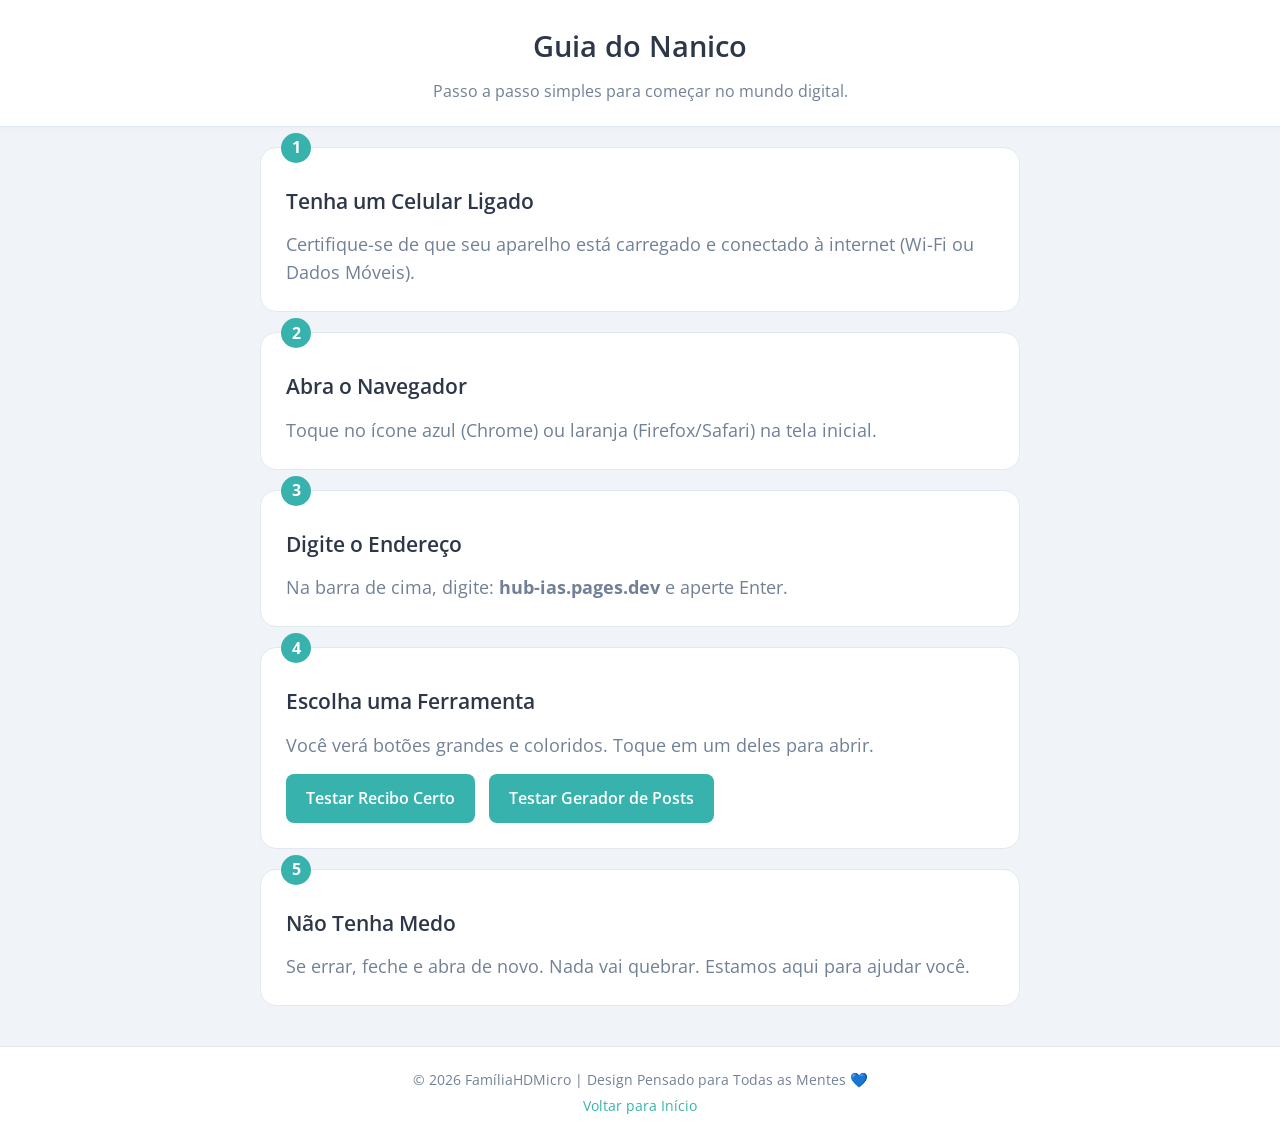
<file: apps/guia-nanico.html>
<!DOCTYPE html>
<html lang="pt-BR">
<head>
    <meta charset="UTF-8">
    <meta name="viewport" content="width=device-width, initial-scale=1.0">
    <title>Guia do Nanico | Passo a Passo Seguro</title>
    
    <!-- Fonte Robusta e Simples (Open Sans é excelente para dislexia/TEA) -->
    <link href="https://fonts.googleapis.com/css2?family=Open+Sans:wght@400;600&display=swap" rel="stylesheet">

    <style>
        /* =========================================
           DESIGN NEUROINCLUSIVO (TEA Friendly)
           Princípios: Baixa Saturação, Alta Legibilidade, 
           Sem Piscar, Feedback Claro, Passos Curtos.
           ========================================= */
        
        :root {
            /* Paleta Suave (Evita estímulo visual excessivo) */
            --bg-calmo: #f0f4f8;      /* Azul acinzentado claro */
            --painel-branco: #ffffff;
            --texto-principal: #2d3748; /* Cinza escuro, não preto puro */
            --texto-suave: #718096;
            --destaque-verde: #38b2ac;  /* Verde água calmante */
            --borda-sutil: #e2e8f0;
            
            /* Tipografia Acessível */
            --fonte-base: 'Open Sans', sans-serif;
            --tamanho-letra: 1.2rem; /* Maior que o padrão */
        }

        * { box-sizing: border-box; margin: 0; padding: 0; }
        
        body {
            background-color: var(--bg-calmo);
            color: var(--texto-principal);
            font-family: var(--fonte-base);
            line-height: 1.8; /* Espaçamento generoso entre linhas */
            display: flex;
            flex-direction: column;
            min-height: 100vh;
            overflow-x: hidden;
        }

        /* HEADER SIMPLES E ESTÁTICO */
        header {
            background: var(--painel-branco);
            padding: 20px;
            text-align: center;
            border-bottom: 1px solid var(--borda-sutil);
            box-shadow: 0 2px 4px rgba(0,0,0,0.02); /* Sombra quase imperceptível */
        }
        h1 {
            font-size: 1.8rem;
            font-weight: 600;
            color: var(--texto-principal);
            margin-bottom: 5px;
        }
        .instrucao-clara {
            font-size: 1rem;
            color: var(--texto-suave);
            max-width: 600px;
            margin: 0 auto;
        }

        /* CONTAINER PRINCIPAL */
        main {
            flex: 1;
            padding: 20px;
            max-width: 800px;
            margin: 0 auto;
            width: 100%;
        }

        /* PASSOS NUMERADOS (Previsibilidade) */
        .step-container {
            background: var(--painel-branco);
            border-radius: 16px;
            padding: 25px;
            margin-bottom: 20px;
            border: 1px solid var(--borda-sutil);
            position: relative;
        }

        .step-number {
            position: absolute;
            top: -15px;
            left: 20px;
            background: var(--destaque-verde);
            color: white;
            width: 30px;
            height: 30px;
            border-radius: 50%;
            display: flex;
            align-items: center;
            justify-content: center;
            font-weight: bold;
            font-size: 1rem;
        }

        .step-title {
            font-size: 1.3rem;
            font-weight: 600;
            color: var(--texto-principal);
            margin-bottom: 10px;
            margin-top: 10px;
        }

        .step-desc {
            font-size: 1.1rem;
            color: var(--texto-suave);
            line-height: 1.6;
        }

        .action-btn {
            display: inline-block;
            margin-top: 15px;
            padding: 10px 20px;
            background: var(--destaque-verde);
            color: white;
            text-decoration: none;
            border-radius: 8px;
            font-weight: 600;
            transition: background 0.3s;
        }
        .action-btn:hover {
            background: #2c7a7b;
        }

        /* RODAPÉ */
        footer {
            text-align: center;
            padding: 20px;
            font-size: 0.9rem;
            color: var(--texto-suave);
            background: var(--painel-branco);
            border-top: 1px solid var(--borda-sutil);
        }

        /* RESPONSIVIDADE */
        @media (max-width: 600px) {
            .step-container { padding: 20px; }
            h1 { font-size: 1.5rem; }
        }
    </style>
</head>
<body>

<header>
    <h1>Guia do Nanico</h1>
    <p class="instrucao-clara">Passo a passo simples para começar no mundo digital.</p>
</header>

<main>
    <!-- PASSO 1 -->
    <div class="step-container">
        <div class="step-number">1</div>
        <h2 class="step-title">Tenha um Celular Ligado</h2>
        <p class="step-desc">Certifique-se de que seu aparelho está carregado e conectado à internet (Wi-Fi ou Dados Móveis).</p>
    </div>

    <!-- PASSO 2 -->
    <div class="step-container">
        <div class="step-number">2</div>
        <h2 class="step-title">Abra o Navegador</h2>
        <p class="step-desc">Toque no ícone azul (Chrome) ou laranja (Firefox/Safari) na tela inicial.</p>
    </div>

    <!-- PASSO 3 -->
    <div class="step-container">
        <div class="step-number">3</div>
        <h2 class="step-title">Digite o Endereço</h2>
        <p class="step-desc">Na barra de cima, digite: <strong>hub-ias.pages.dev</strong> e aperte Enter.</p>
    </div>

    <!-- PASSO 4 -->
    <div class="step-container">
        <div class="step-number">4</div>
        <h2 class="step-title">Escolha uma Ferramenta</h2>
        <p class="step-desc">Você verá botões grandes e coloridos. Toque em um deles para abrir.</p>
        <a href="./recibo-certo.html" class="action-btn">Testar Recibo Certo</a>
        <a href="./gerador-posts.html" class="action-btn" style="margin-left:10px;">Testar Gerador de Posts</a>
    </div>

    <!-- PASSO 5 -->
    <div class="step-container">
        <div class="step-number">5</div>
        <h2 class="step-title">Não Tenha Medo</h2>
        <p class="step-desc">Se errar, feche e abra de novo. Nada vai quebrar. Estamos aqui para ajudar você.</p>
    </div>
</main>

<footer>
    © 2026 FamíliaHDMicro | Design Pensado para Todas as Mentes 💙<br>
    <a href="../index.html" style="color:var(--destaque-verde); text-decoration:none;">Voltar para Início</a>
</footer>

</body>
</html>
</file>
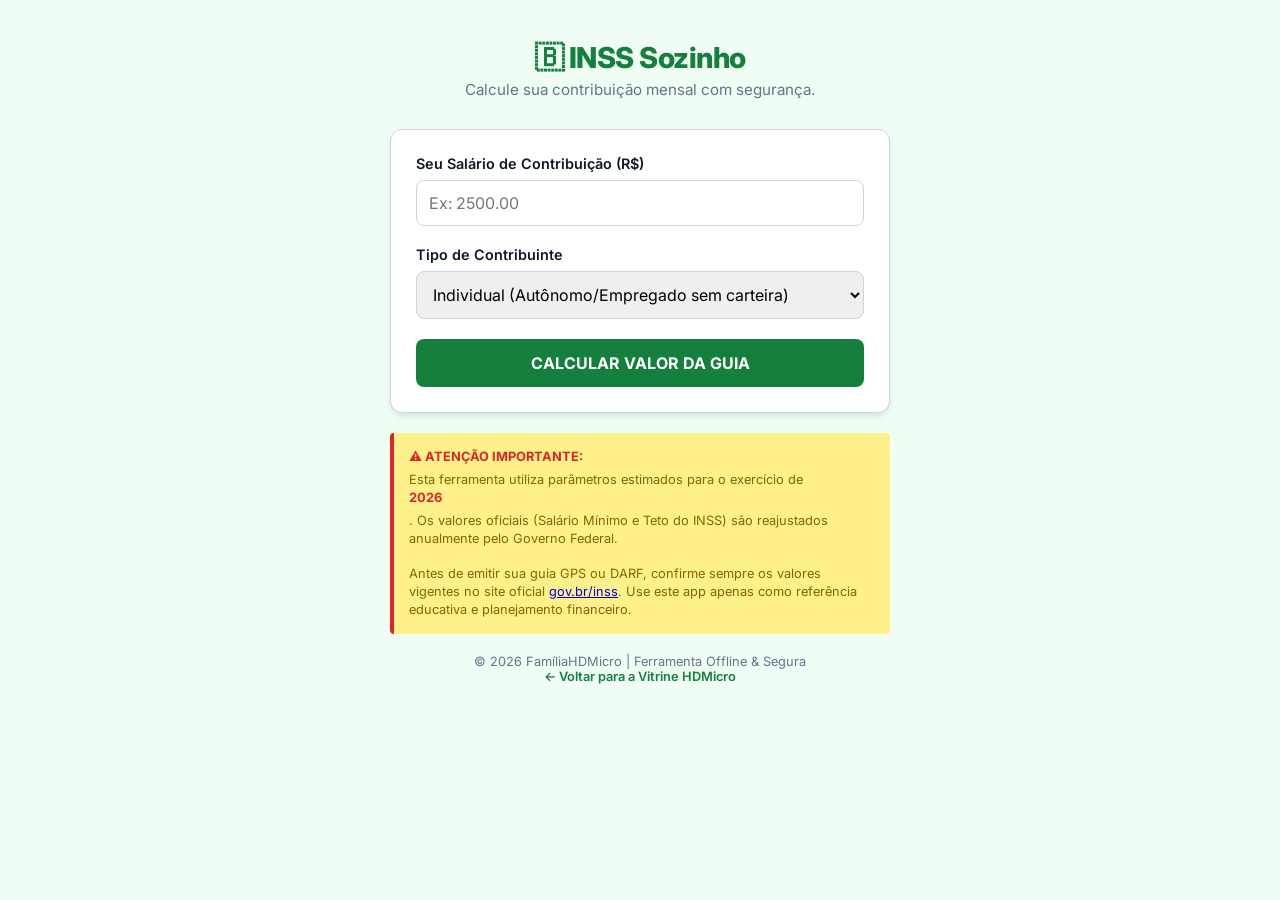
<file: apps/inss-sozinho.html>
<!DOCTYPE html>
<html lang="pt-BR">
<head>
    <meta charset="UTF-8">
    <meta name="viewport" content="width=device-width, initial-scale=1.0">
    <title>INSS Sozinho | HDMicro Hub</title>
    
    <!-- Fonte Leve e Legível -->
    <link href="https://fonts.googleapis.com/css2?family=Inter:wght@400;600;800&display=swap" rel="stylesheet">

    <style>
        /* =========================================
           DESIGN SYSTEM: INSS SOZINHO (TEMA BRASIL/PROFISSIONAL)
           Cores sóbrias, alto contraste, foco em clareza.
           ========================================= */
        :root {
            --bg-app: #f0fdf4;       /* Verde muito claro (esperança/calma) */
            --card-bg: #ffffff;
            --primary-green: #15803d; /* Verde INSS/Governo */
            --secondary-blue: #0f172a;/* Azul escuro institucional */
            --text-main: #1e293b;
            --text-muted: #64748b;
            --danger-red: #dc2626;
            --warning-yellow: #fef08a;
            --border-color: #cbd5e1;
            --radius-lg: 12px;
            --shadow-sm: 0 1px 2px rgba(0,0,0,0.05);
            --shadow-md: 0 4px 6px -1px rgba(0,0,0,0.1);
        }

        * { box-sizing: border-box; margin: 0; padding: 0; font-family: 'Inter', sans-serif; }
        
        body {
            background-color: var(--bg-app);
            color: var(--text-main);
            min-height: 100vh;
            display: flex;
            flex-direction: column;
            align-items: center;
            padding: 20px;
        }

        .container {
            width: 100%;
            max-width: 500px;
            margin-top: 20px;
        }

        header {
            text-align: center;
            margin-bottom: 30px;
        }
        h1 {
            font-size: 1.8rem;
            color: var(--primary-green);
            font-weight: 800;
            letter-spacing: -0.5px;
        }
        .subtitle {
            font-size: 0.95rem;
            color: var(--text-muted);
            margin-top: 5px;
        }

        /* CARD PRINCIPAL */
        .calc-card {
            background: var(--card-bg);
            border-radius: var(--radius-lg);
            padding: 25px;
            box-shadow: var(--shadow-md);
            border: 1px solid var(--border-color);
            margin-bottom: 20px;
        }

        .form-group {
            margin-bottom: 20px;
        }
        label {
            display: block;
            font-weight: 600;
            margin-bottom: 8px;
            color: var(--secondary-blue);
            font-size: 0.9rem;
        }
        input[type="number"], select {
            width: 100%;
            padding: 12px;
            border: 1px solid var(--border-color);
            border-radius: 8px;
            font-size: 1rem;
            transition: border 0.2s;
        }
        input:focus, select:focus {
            outline: none;
            border-color: var(--primary-green);
            box-shadow: 0 0 0 3px rgba(21, 128, 61, 0.1);
        }

        .btn-calc {
            width: 100%;
            background: var(--primary-green);
            color: white;
            border: none;
            padding: 14px;
            border-radius: 8px;
            font-weight: 700;
            font-size: 1rem;
            cursor: pointer;
            transition: transform 0.1s, filter 0.2s;
        }
        .btn-calc:hover { filter: brightness(1.1); }
        .btn-calc:active { transform: scale(0.98); }

        /* RESULTADO */
        .result-box {
            background: #ecfdf5; /* Verde bem claro */
            border: 1px solid #bbf7d0;
            border-radius: var(--radius-lg);
            padding: 20px;
            text-align: center;
            display: none; /* Escondido até calcular */
            animation: fadeIn 0.4s ease;
        }
        @keyframes fadeIn { from { opacity: 0; transform: translateY(10px); } to { opacity: 1; transform: translateY(0); } }

        .result-label { font-size: 0.9rem; color: var(--text-muted); margin-bottom: 5px; }
        .result-value { font-size: 2.2rem; font-weight: 800; color: var(--primary-green); line-height: 1; }
        .result-detail { font-size: 0.85rem; color: var(--text-muted); margin-top: 10px; }

        /* DISCLAIMER LEGAL (CRÍTICO) */
        .legal-warning {
            background: var(--warning-yellow);
            border-left: 4px solid var(--danger-red);
            padding: 15px;
            border-radius: 4px;
            font-size: 0.8rem;
            color: #856404;
            margin-top: 20px;
            line-height: 1.4;
        }
        .legal-warning strong { color: var(--danger-red); display: block; margin-bottom: 5px; }

        footer {
            margin-top: auto;
            padding-top: 20px;
            font-size: 0.8rem;
            color: var(--text-muted);
            text-align: center;
        }
        footer a { color: var(--primary-green); text-decoration: none; font-weight: 600; }

        /* RESPONSIVO */
        @media (max-width: 400px) {
            h1 { font-size: 1.5rem; }
            .result-value { font-size: 1.8rem; }
        }
    </style>
</head>
<body>

<div class="container">
    <header>
        <h1>🇧 INSS Sozinho</h1>
        <p class="subtitle">Calcule sua contribuição mensal com segurança.</p>
    </header>

    <div class="calc-card">
        <div class="form-group">
            <label for="salarioInput">Seu Salário de Contribuição (R$)</label>
            <input type="number" id="salarioInput" placeholder="Ex: 2500.00" step="0.01" min="0">
        </div>

        <div class="form-group">
            <label for="tipoContribuinte">Tipo de Contribuinte</label>
            <select id="tipoContribuinte">
                <option value="individual">Individual (Autônomo/Empregado sem carteira)</option>
                <option value="facultativo">Facultativo (Donas de casa/Estudantes)</option>
                <option value="mei">MEI (Microempreendedor Individual)</option>
            </select>
        </div>

        <button class="btn-calc" onclick="calcular()">CALCULAR VALOR DA GUIA</button>
    </div>

    <div id="resultadoBox" class="result-box">
        <div class="result-label">Valor a Pagar Este Mês:</div>
        <div class="result-value" id="valorFinal">R$ 0,00</div>
        <div class="result-detail" id="detalheCalculo">
            <!-- Detalhe técnico aparece aqui -->
        </div>
    </div>

    <!-- AVISO LEGAL OBRIGATÓRIO PARA 2026 -->
    <div class="legal-warning">
        <strong>⚠️ ATENÇÃO IMPORTANTE:</strong>
        Esta ferramenta utiliza parâmetros estimados para o exercício de <strong>2026</strong>. 
        Os valores oficiais (Salário Mínimo e Teto do INSS) são reajustados anualmente pelo Governo Federal. 
        <br><br>
        Antes de emitir sua guia GPS ou DARF, confirme sempre os valores vigentes no site oficial 
        <a href="https://www.gov.br/inss" target="_blank">gov.br/inss</a>. 
        Use este app apenas como referência educativa e planejamento financeiro.
    </div>

    <footer>
        © 2026 FamíliaHDMicro | Ferramenta Offline & Segura<br>
        <a href="../index.html">← Voltar para a Vitrine HDMicro</a>
    </footer>
</div>

<script>
    // ==========================================
    // CONFIGURAÇÕES INSS - ANO BASE: 2026
    // Valores Estimados (Atualize manualmente se houver mudança legislativa súbita)
    // ==========================================
    const CONFIG_2026 = {
        salarioMinimo: 1600.00,      // Projeção Jan/2026
        tetoMaximo: 8800.00,         // Projeção Jan/2026
        aliquotaMEI: 0.05,           // 5% sobre SM (para aposentadoria)
        faixasProgressivas: [
            { limite: 1600.00, aliquota: 0.075 },   // Até 1 SM: 7.5%
            { limite: 2800.00, aliquota: 0.09 },    // De 1SM até ~2SM: 9%
            { limite: 4200.00, aliquota: 0.12 },    // De ~2SM até ~4SM: 12%
            { limite: 8800.00, aliquota: 0.14 }     // Acima disso até teto: 14%
        ]
    };

    function calcular() {
        const inputSalario = document.getElementById('salarioInput').value;
        const tipo = document.getElementById('tipoContribuinte').value;
        const resultadoBox = document.getElementById('resultadoBox');
        const valorFinalEl = document.getElementById('valorFinal');
        const detalheEl = document.getElementById('detalheCalculo');

        if (!inputSalario || parseFloat(inputSalario) <= 0) {
            alert("Por favor, insira um salário válido.");
            return;
        }

        let salario = parseFloat(inputSalario);
        let contribuicao = 0;
        let explicacao = "";

        // Lógica Especial para MEI
        if (tipo === 'mei') {
            // MEI paga 5% do Salário Mínimo vigente
            contribuicao = CONFIG_2026.salarioMinimo * CONFIG_2026.aliquotaMEI;
            explicacao = `Base de cálculo: Salário Mínimo (${formatCurrency(CONFIG_2026.salarioMinimo)}) x 5%.`;
            
            // Aviso extra para MEI
            if(salario > CONFIG_2026.salarioMinimo) {
                 explicacao += "<br><small style='color:#dc2626'>Obs: Para MEI, o cálculo é fixo sobre o SM, independente do faturamento declarado aqui.</small>";
            }
        } 
        // Lógica Progressiva (Individual/Facultativo)
        else {
            // Limita ao teto
            if (salario > CONFIG_2026.tetoMaximo) {
                salario = CONFIG_2026.tetoMaximo;
                explicacao = `Salário limitado ao Teto do INSS (${formatCurrency(CONFIG_2026.tetoMaximo)}).`;
            } else {
                explicacao = `Salário considerado: ${formatCurrency(salario)}.`;
            }

            // Cálculo em Faixas (Simplificado para média ponderada ou faixa única dependendo da regra exata de 2026)
            // Aqui usamos a alíquota efetiva baseada na última faixa atingida para simplificação didática,
            // pois a fórmula real envolve parcelas. Vamos usar uma aproximação linear segura para fins educativos.
            
            let aliquotaEfetiva = 0.075; // Padrão mínimo
            
            // Encontra a alíquota da faixa onde o salário se encaixa
            for (let i = 0; i < CONFIG_2026.faixasProgressivas.length; i++) {
                if (salario <= CONFIG_2026.faixasProgressivas[i].limite) {
                    aliquotaEfetiva = CONFIG_2026.faixasProgressivas[i].aliquota;
                    break;
                }
            }
            
            // Se passar do último limite, usa a maior alíquota
            if (salario > CONFIG_2026.faixasProgressivas[CONFIG_2026.faixasProgressivas.length-1].limite) {
                 aliquotaEfetiva = CONFIG_2026.faixasProgressivas[CONFIG_2026.faixasProgressivas.length-1].aliquota;
            }

            contribuicao = salario * aliquotaEfetiva;
            explicacao += `<br>Alíquota aplicada aprox.: ${(aliquotaEfetiva * 100).toFixed(1)}%.`;
        }

        // Formata e Exibe Resultado
        valorFinalEl.textContent = formatCurrency(contribuicao);
        detalheEl.innerHTML = explicacao;
        resultadoBox.style.display = 'block';
        
        // Scroll suave para o resultado
        resultadoBox.scrollIntoView({ behavior: 'smooth', block: 'nearest' });
    }

    function formatCurrency(value) {
        return new Intl.NumberFormat('pt-BR', {
            style: 'currency',
            currency: 'BRL'
        }).format(value);
    }
</script>

</body>
</html>
</file>
<file: style.css>
/* =========================================
   SOCIAIBR STYLE SYSTEM vFINAL
   Temas Dinâmicos via CSS Variables
   ========================================= */

/* RESET BÁSICO */
* { box-sizing: border-box; margin: 0; padding: 0; }
body { 
    font-family: 'Segoe UI', Roboto, Helvetica, Arial, sans-serif; 
    background-color: var(--bg); 
    color: var(--texto); 
    height: 100vh; 
    overflow-x: hidden;
    transition: background-color 0.5s ease, color 0.5s ease;
}

/* VARIÁVEIS DE TEMA (DEFAULT: ZUMBI) */
:root {
    --bg: #1a1030;
    --painel: #2c1e4f;
    --cabeca: #3a2a64;
    --titulo: #d6ff00;
    --btn: #d6ff00;
    --linha: #5a4a84;
    --acento: #d6ff00;
    --texto: #d9c6ff;
    --raio: 26px;
    --fonte-titulo: 'Impact', 'Arial Black', sans-serif;
}

/* TEMA KAWAII */
[data-theme="kawaii"] {
    --bg: #ffedf7; --painel: #ffffff; --cabeca: #ff8fcd; 
    --titulo: #7b4dff; --btn: #ff8fcd; --linha: #b8e6ff; 
    --acento: #7b4dff; --texto: #6b3d5e; --raio: 32px;
    --fonte-titulo: 'Comic Sans MS', cursive;
}

/* TEMA GAMER (ARCADA) */
[data-theme="gamer"], [data-theme="arcada"] {
    --bg: #000000; --painel: #0f0f0f; --cabeca: #ff00e5; 
    --titulo: #00fff0; --btn: #ff00e5; --linha: #00fff0; 
    --acento: #ffe600; --texto: #00ff9a; --raio: 0px;
    --fonte-titulo: 'Courier New', monospace;
}

/* TEMA BRASIL */
[data-theme="brasil"] {
    --bg: #eef6e2; --painel: #ffffff; --cabeca: #009739; 
    --titulo: #002776; --btn: #009739; --linha: #ffdf00; 
    --acento: #ffdf00; --texto: #0a2a12; --raio: 22px;
    --fonte-titulo: 'Helvetica', Arial, sans-serif;
}

/* COMPONENTES GERAIS */
.hidden { display: none !important; }
.active { display: block !important; }
.w-full { width: 100%; }
.mt-2 { margin-top: 0.5rem; } .mt-4 { margin-top: 1rem; }
.mb-2 { margin-bottom: 0.5rem; } .my-4 { margin: 1rem 0; }
.text-sm { font-size: 0.875rem; } .opacity-70 { opacity: 0.7; }
.border-line { border-color: var(--linha); }

/* HEADER */
#mainHeader {
    position: sticky; top: 0; z-index: 100;
    background: var(--painel);
    border-bottom: 2px solid var(--linha);
    padding: 10px 15px;
    display: flex; justify-content: space-between; align-items: center;
    backdrop-filter: blur(10px);
}
.logo-area { display: flex; align-items: center; gap: 10px; }
.brand-icon {
    width: 32px; height: 32px; border-radius: 8px;
    background: var(--cabeca); color: white;
    display: flex; align-items: center; justify-content: center;
    font-weight: bold; font-size: 1.2rem;
}
.brand-text h1 { font-family: var(--fonte-titulo); font-size: 1.2rem; color: var(--titulo); line-height: 1; }
.brand-text small { font-size: 0.6rem; opacity: 0.6; text-transform: uppercase; letter-spacing: 1px; }

.header-actions button {
    background: transparent; border: 1px solid var(--linha);
    color: var(--texto); padding: 5px 10px; border-radius: 6px; cursor: pointer;
    transition: 0.2s;
}
.header-actions button:hover { background: var(--cabeca); color: white; }

/* MAIN CONTENT AREA */
#appContent {
    flex: 1; overflow-y: auto; padding: 15px; padding-bottom: 80px; /* Espaço para bottom nav */
    max-width: 600px; margin: 0 auto; width: 100%;
}

.screen { animation: fadeIn 0.3s ease; }
@keyframes fadeIn { from { opacity: 0; transform: translateY(10px); } to { opacity: 1; transform: translateY(0); } }

/* CARDS E FORMULÁRIOS */
.card {
    background: var(--painel); border: 1px solid var(--linha);
    border-radius: var(--raio); padding: 20px; margin-bottom: 15px;
    box-shadow: 0 4px 10px rgba(0,0,0,0.1);
}
.auth-card h2 { color: var(--titulo); margin-bottom: 10px; font-family: var(--fonte-titulo); }
.auth-card p { font-size: 0.9rem; opacity: 0.8; margin-bottom: 15px; }

input, select, textarea {
    width: 100%; padding: 12px; margin-bottom: 10px;
    background: var(--bg); border: 1px solid var(--linha);
    color: var(--texto); border-radius: 8px; outline: none;
    font-family: inherit;
}
input:focus, select:focus { border-color: var(--acento); box-shadow: 0 0 0 2px rgba(var(--acento), 0.2); }

.btn-primary {
    background: var(--btn); color: var(--bg); border: none;
    padding: 12px 20px; border-radius: 8px; font-weight: bold; cursor: pointer;
    transition: filter 0.2s;
}
.btn-primary:hover { filter: brightness(1.1); }
.btn-secondary {
    background: transparent; color: var(--texto); border: 1px solid var(--linha);
    padding: 10px 15px; border-radius: 8px; cursor: pointer;
}
.btn-outline {
    background: transparent; color: var(--acento); border: 1px solid var(--acento);
    padding: 10px 15px; border-radius: 8px; cursor: pointer;
}

.divider { text-align: center; margin: 15px 0; opacity: 0.5; font-size: 0.8rem; position: relative; }
.divider::before, .divider::after { content: ''; position: absolute; top: 50%; width: 40%; height: 1px; background: var(--linha); }
.divider::before { left: 0; } .divider::after { right: 0; }

.invite-box { background: var(--bg); padding: 10px; border-radius: 8px; border: 1px dashed var(--linha); }
.result-box { background: #000; color: #0f0; padding: 10px; border-radius: 6px; word-break: break-all; font-family: monospace; font-size: 0.8rem; }

/* TABS SUPERIORES */
.tabs-nav { display: flex; gap: 5px; margin-bottom: 15px; overflow-x: auto; scrollbar-width: none; }
.tabs-nav::-webkit-scrollbar { display: none; }
.tab-btn {
    flex-shrink: 0; padding: 8px 16px; border-radius: 20px;
    background: var(--bg); border: 1px solid var(--linha); color: var(--texto);
    font-size: 0.9rem; cursor: pointer; transition: 0.2s;
}
.tab-btn.active { background: var(--acento); color: var(--bg); border-color: var(--acento); font-weight: bold; }

.tab-pane { animation: slideIn 0.3s ease; }
@keyframes slideIn { from { opacity: 0; transform: translateX(20px); } to { opacity: 1; transform: translateX(0); } }

/* LISTA DE GRUPOS */
.section-header { display: flex; justify-content: space-between; align-items: center; margin-bottom: 10px; }
.badge { background: var(--cabeca); color: white; padding: 2px 8px; border-radius: 10px; font-size: 0.7rem; }

.group-card {
    display: flex; align-items: center; gap: 15px;
    background: var(--bg); border: 1px solid var(--linha);
    padding: 15px; border-radius: 12px; margin-bottom: 10px; cursor: pointer;
    transition: transform 0.2s, box-shadow 0.2s;
}
.group-card:hover { transform: translateY(-2px); box-shadow: 0 4px 12px rgba(0,0,0,0.15); }
.group-icon { width: 40px; height: 40px; border-radius: 50%; background: var(--cabeca); display: flex; align-items: center; justify-content: center; font-size: 1.2rem; }
.group-info h4 { color: var(--titulo); font-size: 1rem; margin-bottom: 2px; }
.group-info p { font-size: 0.8rem; opacity: 0.7; }
.group-status { margin-left: auto; font-size: 0.7rem; padding: 2px 6px; border-radius: 4px; background: var(--linha); }

.empty-state { text-align: center; padding: 40px 20px; opacity: 0.5; font-style: italic; }

/* PERFIL */
.profile-card { text-align: center; }
.profile-avatar-large {
    width: 80px; height: 80px; border-radius: 50%; background: var(--cabeca);
    color: white; display: flex; align-items: center; justify-content: center;
    font-size: 2rem; font-weight: bold; margin: 0 auto 15px;
    border: 3px solid var(--acento);
}
.stats-grid { display: grid; grid-template-columns: 1fr 1fr; gap: 10px; }
.stat-item { background: var(--bg); padding: 10px; border-radius: 8px; border: 1px solid var(--linha); }
.stat-item strong { display: block; font-size: 1.2rem; color: var(--titulo); }
.stat-item small { font-size: 0.7rem; opacity: 0.6; text-transform: uppercase; }

/* BOTTOM NAVIGATION (MOBILE FIRST) */
.bottom-nav {
    position: fixed; bottom: 0; left: 0; width: 100%;
    background: var(--painel); border-top: 2px solid var(--linha);
    display: flex; justify-content: space-around; padding: 10px 0 calc(10px + env(safe-area-inset-bottom));
    z-index: 90;
}
.nav-item {
    display: flex; flex-direction: column; align-items: center; gap: 2px;
    color: var(--texto); opacity: 0.6; font-size: 0.7rem; cursor: pointer;
    background: none; border: none; padding: 5px 10px;
}
.nav-item.active { opacity: 1; color: var(--acento); }
.nav-icon { font-size: 1.5rem; line-height: 1; }

/* RESPONSIVIDADE DESKTOP */
@media (min-width: 768px) {
    #appContent { max-width: 800px; padding: 30px; }
    .bottom-nav { display: none; } /* Esconde nav inferior no desktop */
    .tabs-nav { justify-content: center; }
}
</file>
